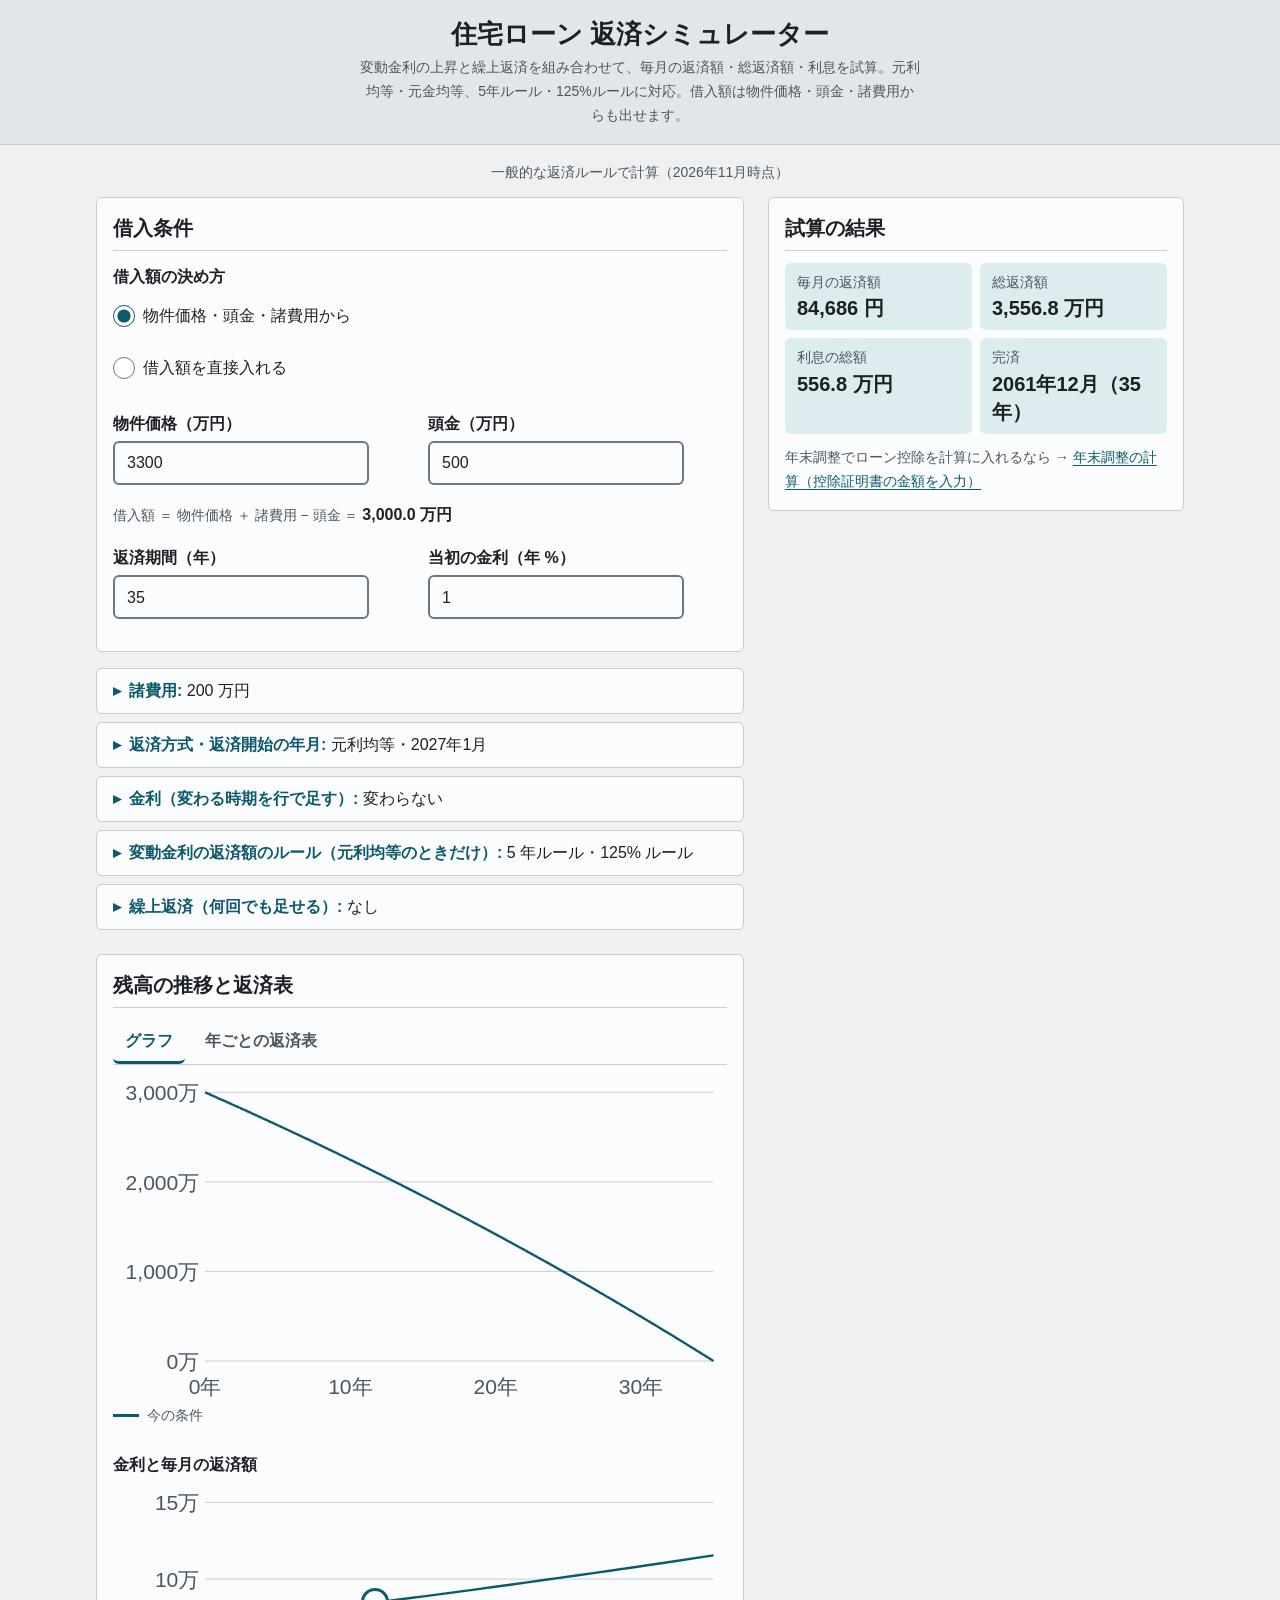
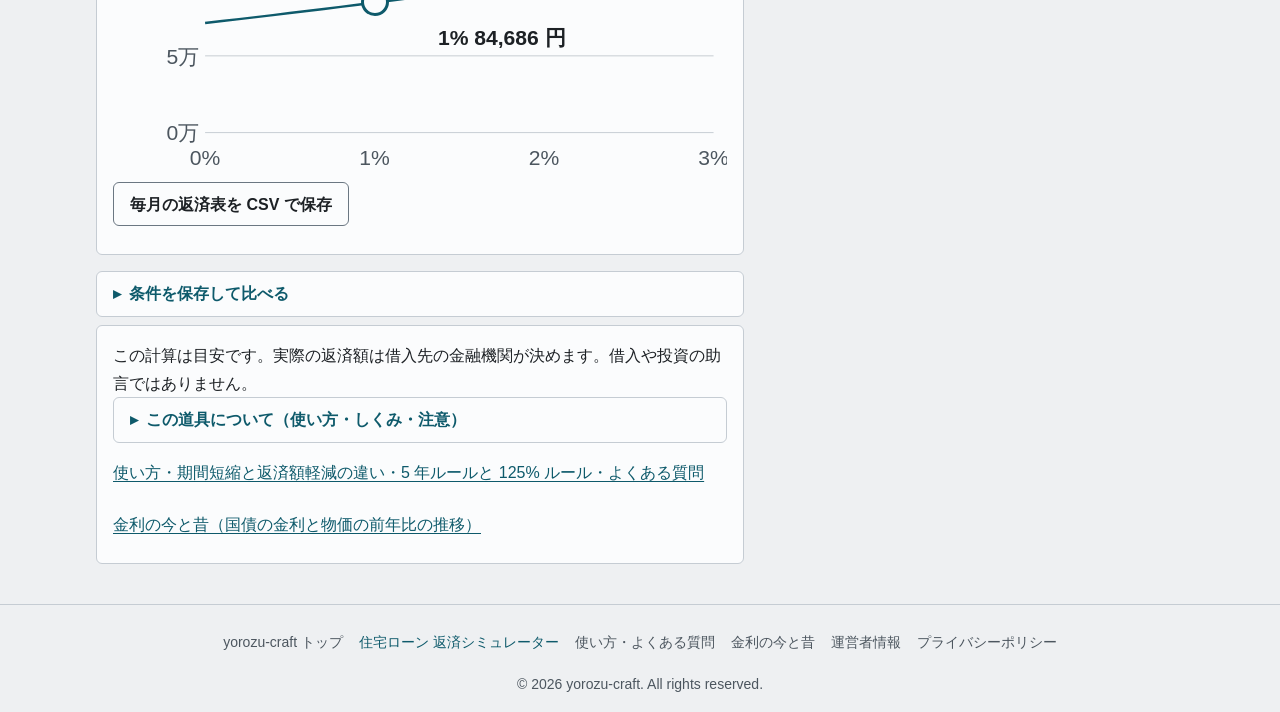
<file: index.html>
<!DOCTYPE html>
<html lang="ja">
<head>
  <meta charset="UTF-8">
  <meta name="viewport" content="width=device-width, initial-scale=1.0">
  <title>住宅ローン 返済シミュレーター｜yorozu-craft</title>
  <meta name="description" content="変動金利の上昇と繰上返済を組み合わせて、毎月の返済額・総返済額・利息を試算。元利均等・元金均等、5年ルール・125%ルールに対応。借入額は物件価格・頭金・諸費用からも出せます。">
  <meta name="robots" content="index, follow">
  <link rel="canonical" href="https://yorozu-craft.com/loan-sim/">

  <meta property="og:title" content="住宅ローン 返済シミュレーター｜yorozu-craft">
  <meta property="og:description" content="変動金利の上昇と繰上返済を組み合わせて、毎月の返済額・総返済額・利息を試算。元利均等・元金均等、5年ルール・125%ルールに対応。借入額は物件価格・頭金・諸費用からも出せます。">
  <meta property="og:type" content="website">
  <meta property="og:url" content="https://yorozu-craft.com/loan-sim/">
  <meta property="og:site_name" content="yorozu-craft">
  <meta property="og:locale" content="ja_JP">
  <meta property="og:image" content="https://yorozu-craft.com/loan-sim/og-image.png">
  <meta property="og:image:width" content="1200">
  <meta property="og:image:height" content="630">
  <meta name="twitter:card" content="summary_large_image">
  <meta name="theme-color" content="#eef0f2" media="(prefers-color-scheme: light)">
  <meta name="theme-color" content="#15191d" media="(prefers-color-scheme: dark)">

  <script type="application/ld+json">
  {
    "@context": "https://schema.org",
    "@type": "WebApplication",
    "name": "住宅ローン 返済シミュレーター",
    "description": "変動金利の上昇と繰上返済を組み合わせて、毎月の返済額・総返済額・利息を試算。元利均等・元金均等、5年ルール・125%ルールに対応。借入額は物件価格・頭金・諸費用からも出せます。",
    "url": "https://yorozu-craft.com/loan-sim/",
    "applicationCategory": "UtilitiesApplication",
    "operatingSystem": "All",
    "offers": { "@type": "Offer", "price": "0", "priceCurrency": "JPY" },
    "inLanguage": "ja"
  }
  </script>

  <!-- Google AdSense: サイト所有確認の meta だけ。AdSense 審査が通るまで本文の薄いページは広告 script を外す（2026-10-04）。通ったら本文を足してから戻す -->
  <meta name="google-adsense-account" content="ca-pub-5375267956079717">

  <link rel="icon" href="./favicon.svg" type="image/svg+xml">
  <link rel="manifest" href="/manifest.webmanifest">
  <link rel="apple-touch-icon" href="./apple-touch-icon.png">
  <link rel="stylesheet" href="./style.css">
</head>
<body>

  <header class="app-header">
    <h1>住宅ローン 返済シミュレーター</h1>
    <p class="subtitle">変動金利の上昇と繰上返済を組み合わせて、毎月の返済額・総返済額・利息を試算。元利均等・元金均等、5年ルール・125%ルールに対応。借入額は物件価格・頭金・諸費用からも出せます。</p>
  </header>

  <!-- 固定バー（SCREEN.md 1.1・D59）: 結果が出たあと、結果が画面の外にあるときだけ上端に出す。読み込み時は無い（CLS を出さない） -->
  <div class="fixed-bar fixbar-narrow" id="fixbar" role="status" hidden>
    <a href="#result-card" id="fixbar-link"><span id="fixbar-text"></span> ▸ 結果へ</a>
  </div>

  <main class="app-main layout-2col">

    <p class="badge" id="asof">一般的な返済ルールで計算（<span id="asof-date"></span>時点）</p>

    <!-- 1. 借入条件（必須の入力。SCREEN.md 1.1 の 2）。一部の人だけの入力は結果の後ろの「くわしく入れる」へ -->
    <fieldset class="card req" id="req">
      <legend>借入条件</legend>
      <fieldset class="field">
        <legend>借入額の決め方</legend>
        <label class="inline"><input type="radio" name="mode" value="purchase" checked> 物件価格・頭金・諸費用から</label>
        <label class="inline"><input type="radio" name="mode" value="direct"> 借入額を直接入れる</label>
      </fieldset>
      <div id="purchase-fields">
        <div class="grid2">
          <div class="field">
            <label for="price">物件価格（万円）</label>
            <input type="number" id="price" inputmode="decimal" min="0" step="10">
          </div>
          <div class="field">
            <label for="down">頭金（万円）</label>
            <input type="number" id="down" inputmode="decimal" min="0" step="10">
          </div>
        </div>
        <p class="calc-line">借入額 ＝ 物件価格 ＋ 諸費用 − 頭金 ＝ <strong id="loan-derived">—</strong></p>
      </div>
      <div class="field" id="direct-fields" hidden>
        <label for="loan">借入額（万円）</label>
        <input type="number" id="loan" inputmode="decimal" min="0" step="10">
      </div>
      <div class="grid2">
        <div class="field">
          <label for="years">返済期間（年）</label>
          <input type="number" id="years" inputmode="numeric" min="1" max="50" step="1">
        </div>
        <div class="field">
          <label for="rate0">当初の金利（年 %）</label>
          <input type="number" id="rate0" inputmode="decimal" min="0" max="20" step="0.01">
        </div>
      </div>
    </fieldset>

    <!-- 4. 結果 -->
    <section class="card result result-card" aria-labelledby="h-result" aria-live="polite" id="result-card" tabindex="-1">
      <h2 id="h-result">試算の結果</h2>
      <div id="errors" class="msg field-error" role="alert" hidden></div>
      <div id="warnings" class="msg notice" hidden></div>
      <div id="summary">
        <dl class="kpi" id="result-main">
          <div><dt>毎月の返済額</dt><dd id="k-monthly">—</dd></div>
          <div><dt>総返済額</dt><dd id="k-total">—</dd></div>
          <div><dt>利息の総額</dt><dd id="k-interest">—</dd></div>
          <div><dt>完済</dt><dd id="k-end">—</dd></div>
        </dl>
        <ul id="payment-changes" class="changes"></ul>
        <p class="small" id="to-nenmatsu">年末調整でローン控除を計算に入れるなら → <a href="../seido-keisan/nenmatsu/">年末調整の計算（控除証明書の金額を入力）</a></p>
      </div>
    </section>

    <!-- くわしく入れる（SCREEN.md 1.1 の 4）。summary に今の状態を出す。開いた状態は保存しない -->
    <div class="opts" id="opts">
      <details class="card opt" id="opt-costs">
        <summary>諸費用: <span class="opt-state" id="sum-costs"></span></summary>
        <div class="field">
          <label for="costs">諸費用</label>
          <div class="with-unit">
            <input type="number" id="costs" inputmode="decimal" min="0" step="0.1">
            <select id="costs-unit" aria-label="諸費用の単位">
              <option value="man">万円</option>
              <option value="pct">%（物件価格に対して）</option>
            </select>
          </div>
        </div>
      </details>

      <details class="card opt" id="opt-method">
        <summary>返済方式・返済開始の年月: <span class="opt-state" id="sum-method"></span></summary>
        <div class="grid2">
          <div class="field">
            <label for="method">返済方式</label>
            <p class="hint">元利均等は毎月の返済額が一定、元金均等は元金が一定</p>
            <select id="method">
              <option value="annuity">元利均等</option>
              <option value="principal">元金均等</option>
            </select>
          </div>
          <div class="field">
            <label for="start">返済開始の年月</label>
            <input type="month" id="start">
          </div>
        </div>
      </details>

      <details class="card opt" id="opt-rate">
        <summary>金利（変わる時期を行で足す）: <span class="opt-state" id="sum-rate">変わらない</span></summary>
        <div id="rate-rows" class="rows"></div>
        <div class="btn-row">
          <button type="button" class="btn" id="add-rate">＋ 金利が変わる時期を足す</button>
        </div>
        <p class="small">上昇シナリオを一発で入れる（足した行は置き換わります）：</p>
        <div class="btn-row" id="presets">
          <button type="button" class="btn" data-preset="yearly">毎年 +0.1%（10 年間）</button>
          <button type="button" class="btn" data-preset="y5">5 年後に +1%</button>
          <button type="button" class="btn" data-preset="y10">10 年後に +1%</button>
          <button type="button" class="btn" data-preset="clear">変わらない</button>
        </div>
      </details>

      <details class="card opt" id="opt-rules">
        <summary>変動金利の返済額のルール（元利均等のときだけ）: <span class="opt-state" id="sum-rules"></span></summary>
        <fieldset class="field rules" id="rules">
          <label class="inline"><input type="checkbox" id="rule5"> 5 年ルール（返済額の見直しは 5 年ごと）</label>
          <label class="inline"><input type="checkbox" id="rule125"> 125% ルール（見直し後は前回の 1.25 倍まで）</label>
          <p class="small">採用している金融機関と、していない金融機関があります。ご自身の契約を確かめてください（<a href="./guide.html#rules">ルールの説明</a>）。</p>
        </fieldset>
      </details>

      <details class="card opt" id="opt-pre">
        <summary>繰上返済（何回でも足せる）: <span class="opt-state" id="sum-pre">なし</span></summary>
        <div id="pre-rows" class="rows"></div>
        <div class="btn-row">
          <button type="button" class="btn" id="add-pre">＋ 繰上返済を足す</button>
        </div>
        <div class="field">
          <label for="fee">繰上返済 1 回あたりの手数料（円）</label>
          <input type="number" id="fee" inputmode="numeric" min="0" step="1000">
        </div>
      </details>
    </div>

    <!-- 5. 繰上返済の効果 -->
    <section class="card" aria-labelledby="h-effect" id="effect" hidden>
      <h2 id="h-effect">繰上返済の効果</h2>
      <div class="table-wrap" tabindex="0">
        <table class="tbl">
          <thead><tr><td></td><th scope="col">なし</th><th scope="col">あり</th><th scope="col">差</th></tr></thead>
          <tbody id="effect-body"></tbody>
        </table>
      </div>
    </section>

    <!-- 6. グラフ・返済表 -->
    <section class="card" aria-labelledby="h-detail">
      <h2 id="h-detail">残高の推移と返済表</h2>
      <div class="tabs" role="tablist" aria-label="表示の切り替え">
        <button type="button" role="tab" id="tab-chart" aria-controls="panel-chart" aria-selected="true">グラフ</button>
        <button type="button" role="tab" id="tab-table" aria-controls="panel-table" aria-selected="false" tabindex="-1">年ごとの返済表</button>
      </div>
      <div id="panel-chart" role="tabpanel" aria-labelledby="tab-chart">
        <div id="chart" class="chart"><div id="marks" class="marks"></div></div>
        <p class="legend"><span class="lg lg-a"></span>今の条件 <span class="lg lg-b" id="lg-b"></span><span id="lg-b-text">繰上返済なし</span></p>
        <!-- 当初の金利と毎月の返済額の線（Q-558）。印を左右に引く・← → で当初の金利の欄を変える。画面だけ（紙に出さない） -->
        <div id="rate-fig" class="rate-fig no-print" hidden>
          <h3 id="h-rate">金利と毎月の返済額</h3>
          <div id="rate-chart" class="chart"><button type="button" class="mark" id="rate-mark" aria-keyshortcuts="ArrowLeft ArrowRight Shift+ArrowLeft Shift+ArrowRight"><span class="mark-dot" aria-hidden="true"></span></button></div>
        </div>
      </div>
      <div id="panel-table" role="tabpanel" aria-labelledby="tab-table" hidden>
        <div class="table-wrap" tabindex="0">
          <table class="tbl num">
            <thead><tr><th scope="col">年</th><th scope="col">支払額</th><th scope="col">うち元金</th><th scope="col">うち利息</th><th scope="col">年末残高</th></tr></thead>
            <tbody id="year-body"></tbody>
          </table>
        </div>
        <p class="small">支払額・元金には繰上返済を含みます（円未満は四捨五入）。</p>
      </div>
      <div class="btn-row">
        <button type="button" class="btn" id="csv">毎月の返済表を CSV で保存</button>
      </div>
    </section>

    <!-- 7. シナリオ比較 -->
    <details class="card opt no-print" id="scn-box">
      <summary>条件を保存して比べる</summary>
      <div class="field">
        <label for="scn-name">今の条件に名前を付けて保存（最大 10 件・この端末のブラウザにだけ保存）</label>
        <div class="with-unit">
          <input type="text" id="scn-name" maxlength="30" placeholder="例：期間短縮で 5 年ごとに 100 万円">
          <button type="button" class="btn" id="scn-save">保存</button>
        </div>
      </div>
      <p id="scn-msg" class="small" aria-live="polite"></p>
      <ul id="scn-list" class="scn-list"></ul>
      <div class="table-wrap" id="compare-wrap" hidden>
        <table class="tbl num">
          <thead id="compare-head"></thead>
          <tbody id="compare-body"></tbody>
        </table>
      </div>
      <div class="btn-row">
        <button type="button" class="btn" id="share">今の条件を開くリンクをコピー</button>
        <button type="button" class="btn" id="backup-export">ファイルに書き出す</button>
        <button type="button" class="btn" id="backup-import">ファイルから読み込む</button>
        <button type="button" class="btn" data-reset-storage="loan-sim_">保存した内容をすべて消す（初期状態に戻す）</button>
        <input type="file" id="backup-file" accept=".json,application/json" hidden>
      </div>
      <p id="share-msg" class="small" aria-live="polite"></p>
    </details>

    <section class="card note">
      <p>この計算は目安です。実際の返済額は借入先の金融機関が決めます。借入や投資の助言ではありません。</p>
      <!-- about-tool: 道具の説明（使い方ページの要約。WRITING 1 章） -->
      <details class="about-tool card opt no-print" id="about-tool">
        <summary>この道具について（使い方・しくみ・注意）</summary>
        <h3>住宅ローン 返済シミュレーターでわかること</h3>
        <p>借入額・返済期間・金利から、毎月の返済額・総返済額・利息の総額・完済の年月を出します。金利が途中で変わる場合と繰上返済を何回でも足せて、条件を名前を付けて保存すると最大 10 件まで並べて比べられます。</p>
        <h3>使い方の要点</h3>
        <ul>
          <li>物件価格・頭金・諸費用から借入額を出すか、借入額を直接入れ、返済期間・返済方式・返済開始の年月を選びます。</li>
          <li>金利が変わる時期と繰上返済は「◯年目◯か月目」の行で足します。「毎年 +0.1%」などのボタンで上昇の筋書きも一度に入れられます。</li>
        </ul>
        <h3>しくみ</h3>
        <p>元利均等は毎月の返済額が一定、元金均等は毎月返す元金が一定です。繰上返済は、期間短縮型なら返済期間が、返済額軽減型なら毎月の返済額が減ります。同じ額なら期間短縮のほうが減る利息は大きくなります。</p>
        <h3>注意</h3>
        <p>計算は目安です。実際の返済額は金融機関の計算と端数の扱いで変わります。毎月の返済表は CSV で保存して表計算ソフトで開けます。</p>
      </details>
      <!-- /about-tool -->

      <p class="link-row"><a href="./guide.html">使い方・期間短縮と返済額軽減の違い・5 年ルールと 125% ルール・よくある質問</a></p>
      <p class="link-row"><a href="./kinri/">金利の今と昔（国債の金利と物価の前年比の推移）</a></p>
    </section>

  </main>

  <footer class="app-footer">
    <nav class="footer-nav" aria-label="フッターナビゲーション">
      <ul>
        <li><a href="../">yorozu-craft トップ</a></li>
        <li><a href="./" aria-current="page">住宅ローン 返済シミュレーター</a></li>
        <li><a href="./guide.html">使い方・よくある質問</a></li>
        <li><a href="./kinri/">金利の今と昔</a></li>
        <li><a href="../about.html">運営者情報</a></li>
        <li><a href="../privacy-policy.html">プライバシーポリシー</a></li>
      </ul>
    </nav>
    <p>&copy; 2026 yorozu-craft. All rights reserved.</p>
  </footer>

  <script src="./used.js"></script>
  <script src="./constants.js"></script>
  <script src="./calc.js"></script>
  <script src="./chart-geom.js"></script>
  <script src="./rate-line.js"></script>
  <script src="./screen-parts.js"></script>
  <script src="./reset-storage.js"></script>
  <script src="./main.js"></script>
  <!-- Cloudflare Web Analytics（Cookie を使わないアクセス解析） --><script type='module' src='https://static.cloudflareinsights.com/beacon.min.js' data-cf-beacon='{"token": "b79bf821e1fd4b6683866d493b1de426"}'></script><!-- End Cloudflare Web Analytics -->
</body>
</html>
</file>
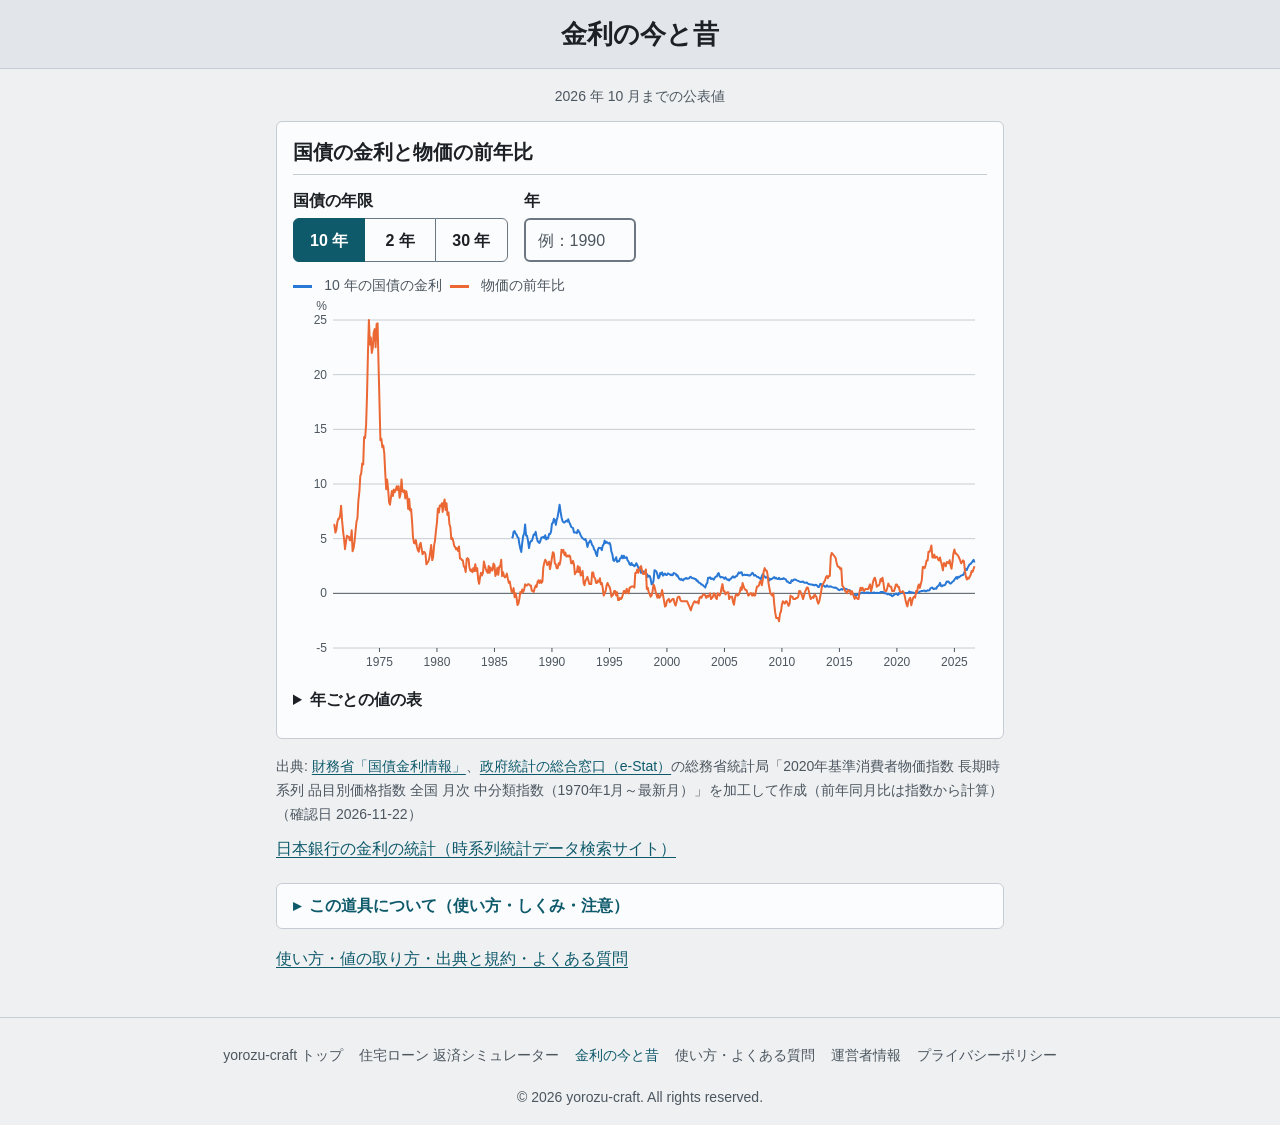
<file: kinri/index.html>
<!DOCTYPE html>
<html lang="ja">
<head>
  <meta charset="UTF-8">
  <meta name="viewport" content="width=device-width, initial-scale=1.0">
  <title>金利の今と昔 国債金利と物価の推移｜yorozu-craft</title>
  <meta name="description" content="財務省の国債金利（10年・2年・30年）と総務省統計局の消費者物価指数の前年比を1枚の図に重ねます。年を1つ入れると、その年の値といまの値と差が出ます。">
  <meta name="robots" content="index, follow">
  <link rel="canonical" href="https://yorozu-craft.com/loan-sim/kinri/">

  <meta property="og:title" content="金利の今と昔 国債金利と物価の推移｜yorozu-craft">
  <meta property="og:description" content="財務省の国債金利（10年・2年・30年）と総務省統計局の消費者物価指数の前年比を1枚の図に重ねます。年を1つ入れると、その年の値といまの値と差が出ます。">
  <meta property="og:type" content="website">
  <meta property="og:url" content="https://yorozu-craft.com/loan-sim/kinri/">
  <meta property="og:site_name" content="yorozu-craft">
  <meta property="og:locale" content="ja_JP">
  <meta name="theme-color" content="#eef0f2" media="(prefers-color-scheme: light)">
  <meta name="theme-color" content="#15191d" media="(prefers-color-scheme: dark)">

  <script type="application/ld+json">
  {
    "@context": "https://schema.org",
    "@type": "WebApplication",
    "name": "金利の今と昔",
    "description": "財務省の国債金利（10年・2年・30年）と総務省統計局の消費者物価指数の前年比を1枚の図に重ねます。年を1つ入れると、その年の値といまの値と差が出ます。",
    "url": "https://yorozu-craft.com/loan-sim/kinri/",
    "applicationCategory": "UtilitiesApplication",
    "operatingSystem": "All",
    "offers": { "@type": "Offer", "price": "0", "priceCurrency": "JPY" },
    "inLanguage": "ja"
  }
  </script>

  <!-- Google AdSense: サイト所有確認の meta だけ（住宅ローンの画面と同じ）。新しい道具の最初の公開は門 -->
  <meta name="google-adsense-account" content="ca-pub-5375267956079717">

  <link rel="icon" href="../favicon.svg" type="image/svg+xml">
  <link rel="manifest" href="/manifest.webmanifest">
  <link rel="apple-touch-icon" href="../apple-touch-icon.png">
  <link rel="stylesheet" href="../style.css">
  <style>
    /* 図の 2 本の線の色（dataviz の既定の 1・2 番。明るい側と暗い側を validate_palette.js で確かめた: 隣どうしの色覚の差 ΔE 24.7・26.8、面との比 3:1 以上） */
    .kinri { --k-s1: #2a78d6; --k-s2: #eb6834; }
    @media (prefers-color-scheme: dark) { :where(html:not([data-skin="base"])) .kinri { --k-s1: #3987e5; --k-s2: #d95926; } }
    .k-controls { display: flex; flex-wrap: wrap; align-items: flex-end; gap: var(--sp-3) var(--sp-4); margin-bottom: var(--sp-3); }
    .k-controls .field { margin-bottom: 0; }
    .k-tenors { display: flex; gap: 0; border: none; }
    .k-tenors legend { font-weight: 700; margin-bottom: var(--sp-1); }
    .k-tenor { min-height: var(--tap); min-width: 4.5rem; border-radius: 0; }
    .k-tenor:first-of-type { border-radius: var(--radius) 0 0 var(--radius); }
    .k-tenor:last-of-type { border-radius: 0 var(--radius) var(--radius) 0; }
    .k-tenor + .k-tenor { margin-left: -1px; }
    .k-tenor[aria-pressed="true"] { background: var(--accent); border-color: var(--accent); color: var(--on-accent); position: relative; }
    .k-controls input#year { width: 7rem; max-width: 7rem; }
    .kinri .chart { position: relative; touch-action: pan-y; min-height: 240px; }
    .kinri .chart svg { width: 100%; height: auto; }
    .k-axis { fill: var(--muted); font-size: 12px; }
    .k-zero { stroke: var(--muted); stroke-width: 1; }
    .k-tick { stroke: var(--muted); stroke-width: 1; }
    .k-line { fill: none; stroke-width: 2; stroke-linejoin: round; }
    .k-line.k-s1 { stroke: var(--k-s1); }
    .k-line.k-s2 { stroke: var(--k-s2); }
    .k-band { fill: var(--text); opacity: 0.08; }
    .k-dot { stroke: var(--card); stroke-width: 2; }
    .k-dot.k-s1 { fill: var(--k-s1); }
    .k-dot.k-s2 { fill: var(--k-s2); }
    .k-hair { stroke: var(--muted); stroke-width: 1; }
    .k-key { display: inline-block; width: 1.2rem; height: 0; border-top: 3px solid; vertical-align: middle; margin-right: var(--sp-1); }
    .k-key.k-s1 { border-color: var(--k-s1); }
    .k-key.k-s2 { border-color: var(--k-s2); }
    .k-tip { position: absolute; top: 0; pointer-events: none; background: var(--card); border: 1px solid var(--border); border-radius: var(--radius); padding: var(--sp-1) var(--sp-2); font-size: var(--fs-s); white-space: nowrap; }
    .k-tip-ym { color: var(--muted); }
    .k-from { font-weight: 700; margin: var(--sp-3) 0 var(--sp-1); }
    #result { margin-top: var(--sp-3); }
    .k-tbl { width: auto; min-width: 16rem; }
    .k-tbl td small { display: block; font-size: var(--fs-s); color: var(--muted); font-weight: 400; }
    .k-src { font-size: var(--fs-s); color: var(--muted); }
    .kinri .link-row { margin-bottom: var(--sp-3); }
    .kinri details:not(.card) .table-wrap { margin-top: var(--sp-3); }
  </style>
</head>
<body>

  <header class="app-header">
    <h1>金利の今と昔</h1>
  </header>

  <main class="app-main kinri">

    <p class="badge"><span id="asof"></span></p>

    <section class="card" aria-labelledby="h-fig">
      <h2 id="h-fig">国債の金利と物価の前年比</h2>
      <div class="k-controls">
        <fieldset class="k-tenors" id="tenors"><legend>国債の年限</legend></fieldset>
        <div class="field">
          <label for="year">年</label>
          <input type="number" id="year" inputmode="numeric" min="1000" step="1" placeholder="例：1990" autocomplete="off">
        </div>
      </div>
      <p class="legend"><span class="k-key k-s1"></span><span id="lg-rate">国債の金利</span><span class="k-key k-s2"></span>物価の前年比</p>
      <div id="chart" class="chart"><div id="tip" class="k-tip" hidden></div></div>
      <div id="result" aria-live="polite" hidden></div>
      <details class="opt no-print">
        <summary>年ごとの値の表</summary>
        <div class="table-wrap" tabindex="0">
          <table class="tbl num">
            <thead><tr><th scope="col">年</th><th scope="col" id="years-rate">国債の金利</th><th scope="col">物価の前年比</th></tr></thead>
            <tbody id="years-body"></tbody>
          </table>
        </div>
      </details>
    </section>

    <p class="k-src">出典: <a id="src-jgb"></a>、<a id="src-cpi"></a><span id="src-cpi-table"></span>を加工して作成<span id="src-note"></span>（確認日 <span id="fetched"></span>）</p>
    <p class="link-row"><a href="https://www.stat-search.boj.or.jp/">日本銀行の金利の統計（時系列統計データ検索サイト）</a></p>

    <!-- about-tool: 道具の説明（使い方ページの要約。WRITING 1 章） -->
    <details class="about-tool card opt no-print" id="about-tool">
      <summary>この道具について（使い方・しくみ・注意）</summary>
      <h3>金利の今と昔でわかること</h3>
      <p>財務省が公表している国債の金利と、総務省統計局の消費者物価指数の前年同月比を、月ごとの線で 1 枚の図に重ねます。年を入れると、その年の値と、いまの値と、その差が出ます。</p>
      <h3>使い方の要点</h3>
      <ul>
        <li>「国債の年限」のボタンで、図と表に出す国債の年限（10 年・2 年・30 年）を替えます。</li>
        <li>「年」の欄に西暦の年を入れると、図のその年に印が付き、図の下に値が出ます。</li>
      </ul>
      <h3>しくみ</h3>
      <p>国債の金利は、営業日ごとの値を月末の値に直したもので、その月で最後に値のある日の値です。その年の値は、その年で最後に値のある月の値で、いまの値は最後の月の値です。差は、いまの値からその年の値を引いた値で、単位はポイントです。物価の前年比は、指数の月の値から計算し、小数 1 桁で出します。年限ごとに値の始まる月が違い、値の無い年を入れた時は、値の始まる月だけを出します。</p>
      <h3>注意</h3>
      <p>出すのは公表された過去の値だけで、この先の金利や物価の見込みは出しません。日本銀行の政策金利や、預金・貸出の金利は、上のリンクの日本銀行のページで見られます。</p>
    </details>
    <!-- /about-tool -->

    <p class="link-row"><a href="./guide.html">使い方・値の取り方・出典と規約・よくある質問</a></p>

  </main>

  <footer class="app-footer">
    <nav class="footer-nav" aria-label="フッターナビゲーション">
      <ul>
        <li><a href="../../">yorozu-craft トップ</a></li>
        <li><a href="../">住宅ローン 返済シミュレーター</a></li>
        <li><a href="./" aria-current="page">金利の今と昔</a></li>
        <li><a href="./guide.html">使い方・よくある質問</a></li>
        <li><a href="../../about.html">運営者情報</a></li>
        <li><a href="../../privacy-policy.html">プライバシーポリシー</a></li>
      </ul>
    </nav>
    <p>&copy; 2026 yorozu-craft. All rights reserved.</p>
  </footer>

  <script src="../used.js"></script>
  <script src="./series.js"></script>
  <script src="./app.js"></script>
  <!-- Cloudflare Web Analytics（Cookie を使わないアクセス解析） --><script type='module' src='https://static.cloudflareinsights.com/beacon.min.js' data-cf-beacon='{"token": "b79bf821e1fd4b6683866d493b1de426"}'></script><!-- End Cloudflare Web Analytics -->
</body>
</html>
</file>
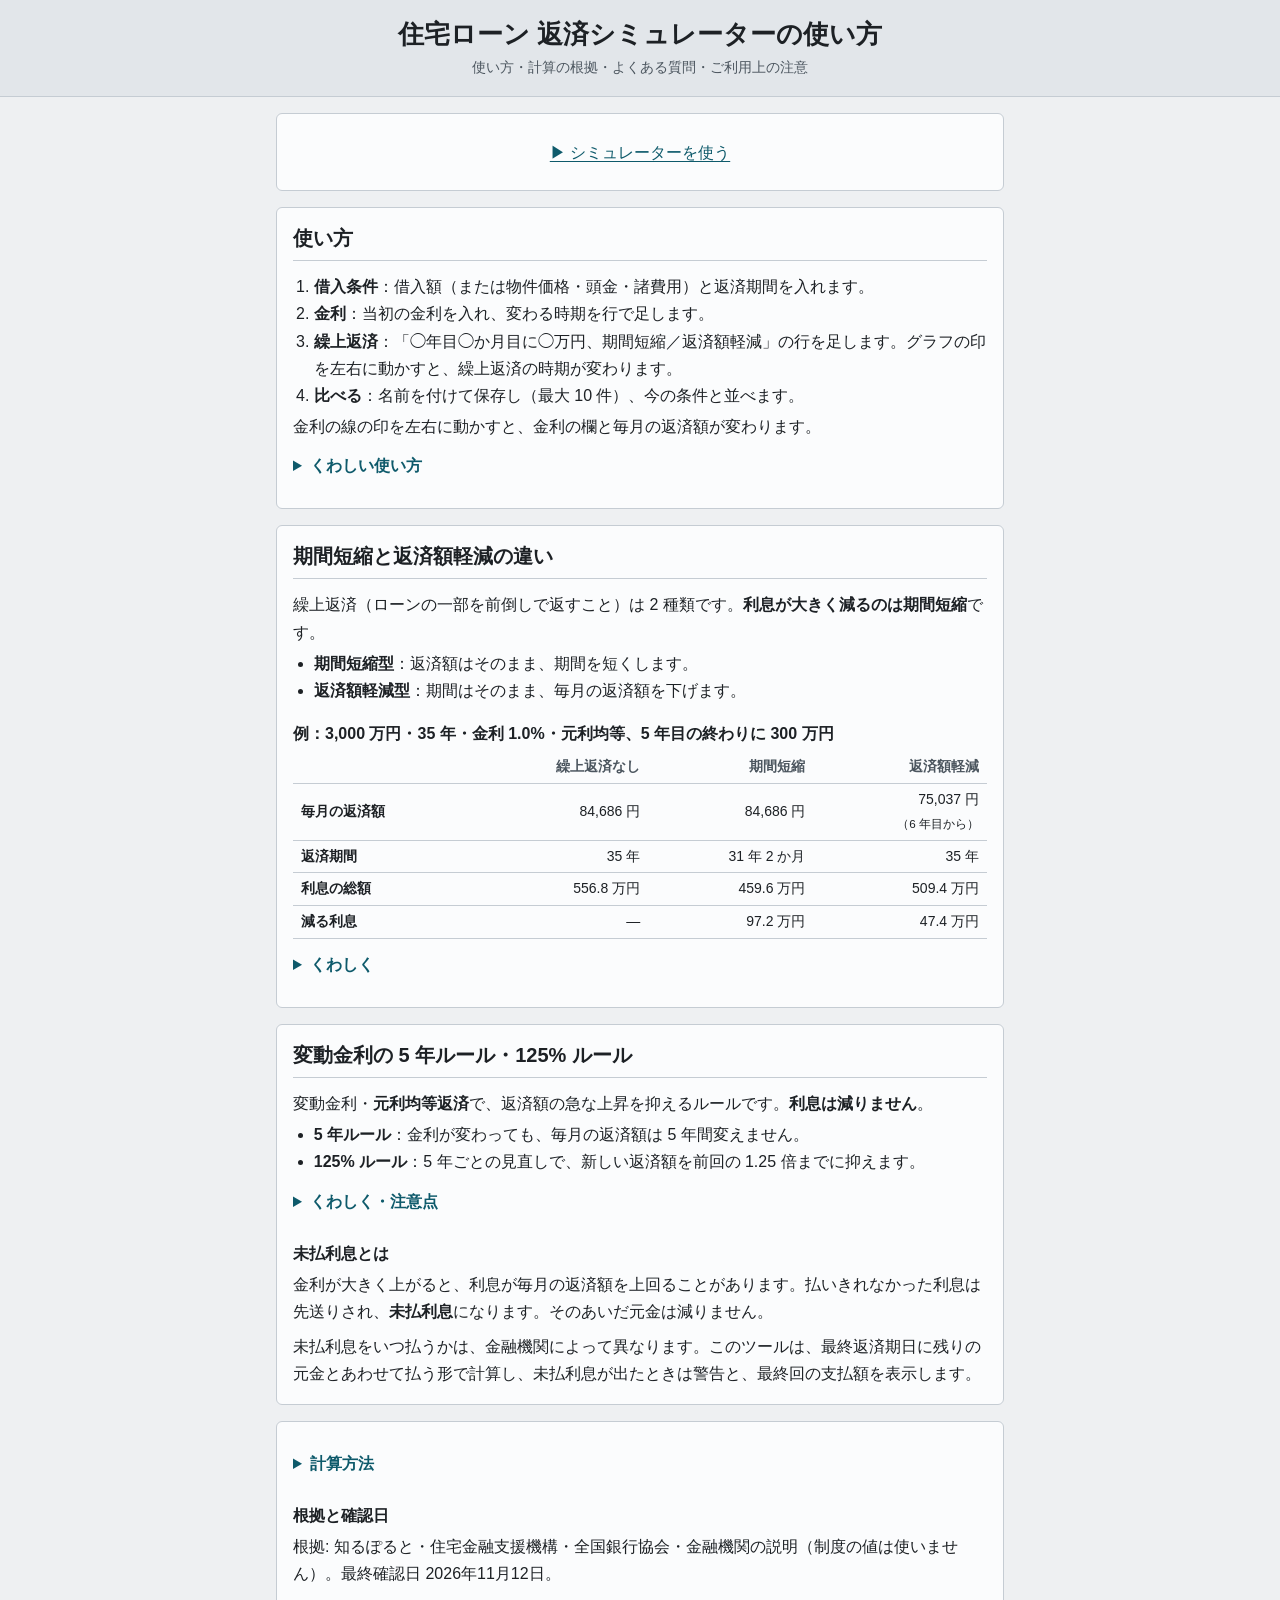
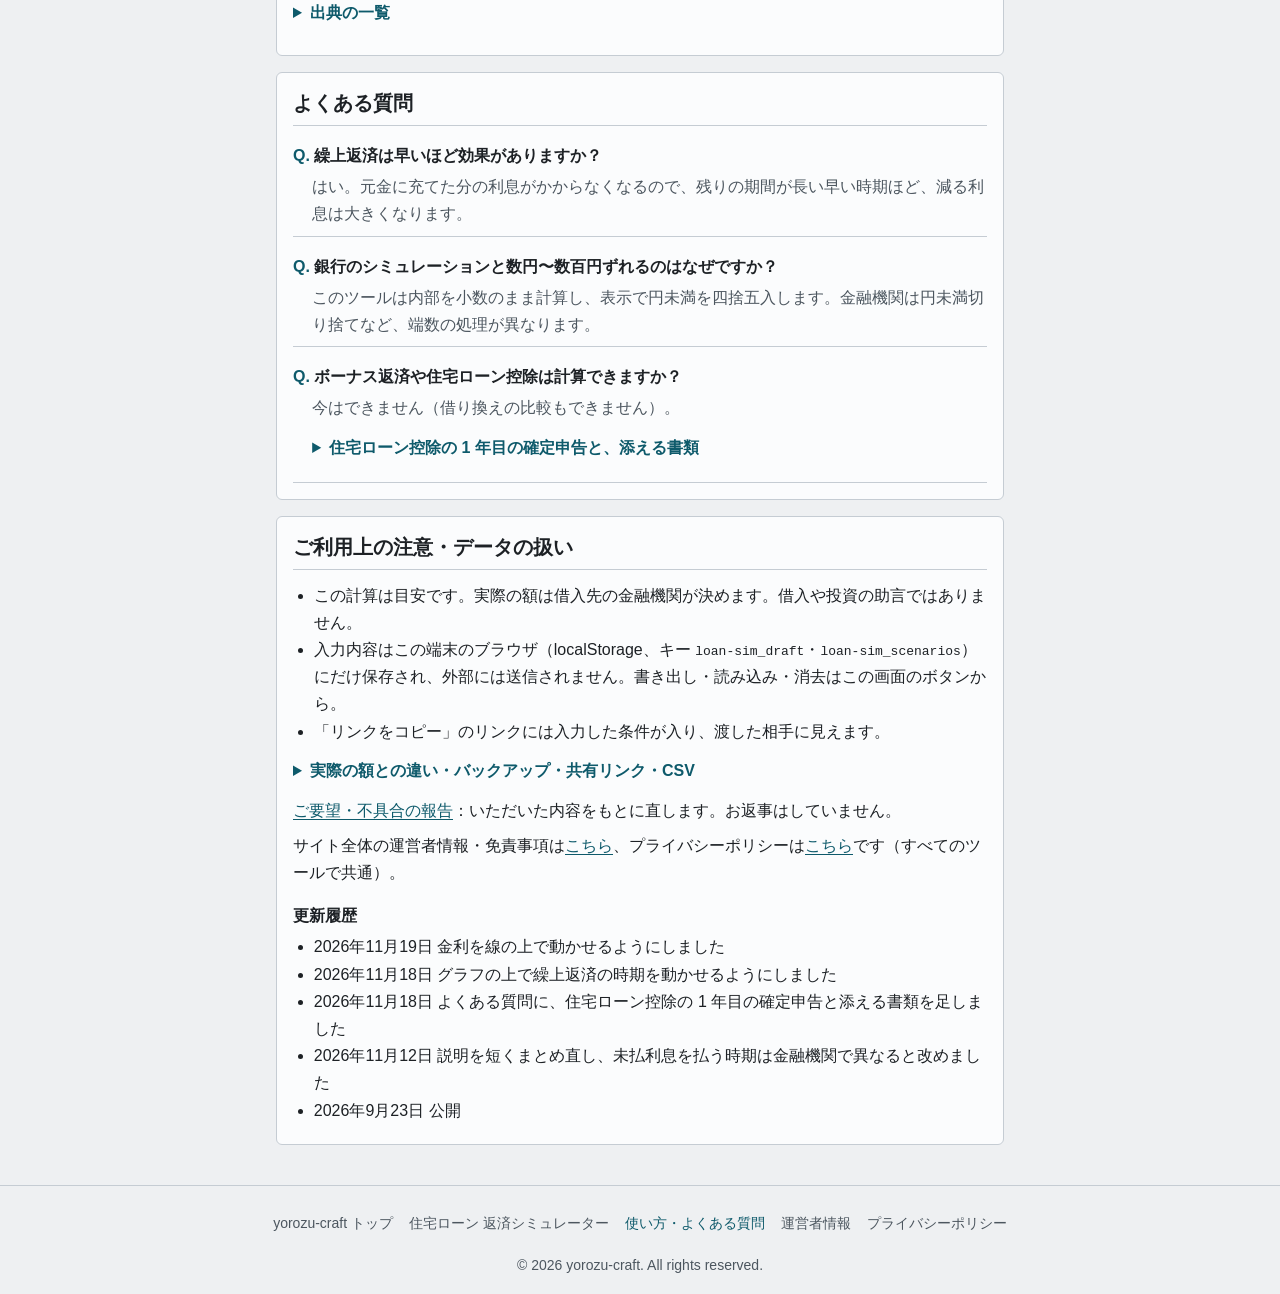
<file: guide.html>
<!DOCTYPE html>
<html lang="ja">
<head>
  <meta charset="UTF-8">
  <meta name="viewport" content="width=device-width, initial-scale=1.0">
  <title>繰上返済・5年ルール・125%ルールの解説と使い方｜住宅ローン 返済シミュレーター｜yorozu-craft</title>
  <meta name="description" content="住宅ローンの繰上返済（期間短縮と返済額軽減の違い）、変動金利の5年ルール・125%ルール、未払利息のしくみと、シミュレーターの使い方・計算方法・よくある質問。">
  <meta name="robots" content="index, follow">
  <link rel="canonical" href="https://yorozu-craft.com/loan-sim/guide.html">

  <meta property="og:title" content="繰上返済・5年ルール・125%ルールの解説と使い方｜住宅ローン 返済シミュレーター">
  <meta property="og:description" content="住宅ローンの繰上返済（期間短縮と返済額軽減の違い）、変動金利の5年ルール・125%ルール、未払利息のしくみと、シミュレーターの使い方・計算方法・よくある質問。">
  <meta property="og:type" content="article">
  <meta property="og:url" content="https://yorozu-craft.com/loan-sim/guide.html">
  <meta property="og:site_name" content="yorozu-craft">
  <meta property="og:locale" content="ja_JP">
  <meta property="og:image" content="https://yorozu-craft.com/loan-sim/og-image.png">
  <meta property="og:image:width" content="1200">
  <meta property="og:image:height" content="630">
  <meta name="twitter:card" content="summary_large_image">

  <!-- よくある質問（下の #faq と内容をそろえる） -->
  <script type="application/ld+json">
  {
    "@context": "https://schema.org",
    "@type": "FAQPage",
    "mainEntity": [
      {
        "@type": "Question",
        "name": "繰上返済は早いほど効果がありますか？",
        "acceptedAnswer": {
          "@type": "Answer",
          "text": "はい。元金に充てた分の利息がかからなくなるので、残りの期間が長い早い時期ほど、減る利息は大きくなります。"
        }
      },
      {
        "@type": "Question",
        "name": "銀行のシミュレーションと数円〜数百円ずれるのはなぜですか？",
        "acceptedAnswer": {
          "@type": "Answer",
          "text": "このツールは内部を小数のまま計算し、表示で円未満を四捨五入します。金融機関は円未満切り捨てなど、端数の処理が異なります。"
        }
      },
      {
        "@type": "Question",
        "name": "ボーナス返済や住宅ローン控除は計算できますか？",
        "acceptedAnswer": {
          "@type": "Answer",
          "text": "今はできません（借り換えの比較もできません）。"
        }
      }
    ]
  }
  </script>

  <!-- Google AdSense（サイト所有確認 + 広告配信スクリプト） -->
  <meta name="google-adsense-account" content="ca-pub-5375267956079717">
  <script async src="https://pagead2.googlesyndication.com/pagead/js/adsbygoogle.js?client=ca-pub-5375267956079717"
     crossorigin="anonymous"></script>

  <link rel="icon" href="./favicon.svg" type="image/svg+xml">
  <link rel="manifest" href="/manifest.webmanifest">
  <link rel="apple-touch-icon" href="./apple-touch-icon.png">
  <link rel="stylesheet" href="./style.css">
</head>
<body>

  <header class="app-header">
    <h1>住宅ローン 返済シミュレーターの使い方</h1>
    <p class="subtitle">使い方・計算の根拠・よくある質問・ご利用上の注意</p>
  </header>

  <main class="app-main">

    <p class="card" style="text-align:center"><a href="./">▶ シミュレーターを使う</a></p>

    <article class="card content" id="howto">
      <h2>使い方</h2>
      <ol>
        <li><strong>借入条件</strong>：借入額（または物件価格・頭金・諸費用）と返済期間を入れます。</li>
        <li><strong>金利</strong>：当初の金利を入れ、変わる時期を行で足します。</li>
        <li><strong>繰上返済</strong>：「◯年目◯か月目に◯万円、期間短縮／返済額軽減」の行を足します。グラフの印を左右に動かすと、繰上返済の時期が変わります。</li>
        <li><strong>比べる</strong>：名前を付けて保存し（最大 10 件）、今の条件と並べます。</li>
      </ol>
      <p>金利の線の印を左右に動かすと、金利の欄と毎月の返済額が変わります。</p>
      <details>
        <summary>くわしい使い方</summary>
        <ol>
          <li><strong>借入条件</strong>：物件価格・頭金・諸費用から借入額を出すか、借入額を直接入れます。返済期間・返済方式・返済開始の年月を選びます。</li>
          <li><strong>金利</strong>：当初の金利を入れ、上がる（下がる）時期を「◯年目◯か月目から◯%」の行で足します。「毎年 +0.1%」「5 年後に +1%」などのボタンで上昇シナリオを一度に入れることもできます。固定期間選択型で固定期間が終わった後の金利も、同じように行で表せます。</li>
          <li><strong>繰上返済</strong>：「◯年目◯か月目に◯万円、期間短縮／返済額軽減」の行を、何回でも足せます。手数料がかかる場合は 1 回あたりの金額を入れます。</li>
          <li><strong>結果</strong>：毎月の返済額・総返済額・利息の総額・完済の年月が、入力するたびに自動で計算されます。繰上返済を入れると「なし」との差が出ます。</li>
          <li><strong>比べる</strong>：名前を付けて保存し（最大 10 件）、チェックを入れた条件を今の条件と並べて比べられます。「リンクをコピー」で条件を人に送ることもできます。</li>
        </ol>
        <p>残高の推移はグラフで、年ごとの支払額・元金・利息・年末残高は「年ごとの返済表」で確かめられます。毎月の返済表は CSV で保存して、表計算ソフトで開けます。</p>
      </details>

    </article>

    <article class="card content" id="prepay">
      <h2>期間短縮と返済額軽減の違い</h2>
      <p>繰上返済（ローンの一部を前倒しで返すこと）は 2 種類です。<strong>利息が大きく減るのは期間短縮</strong>です。</p>
      <ul>
        <li><strong>期間短縮型</strong>：返済額はそのまま、期間を短くします。</li>
        <li><strong>返済額軽減型</strong>：期間はそのまま、毎月の返済額を下げます。</li>
      </ul>
      <h3>例：3,000 万円・35 年・金利 1.0%・元利均等、5 年目の終わりに 300 万円</h3>
      <div class="table-wrap" tabindex="0">
        <table class="tbl">
          <thead><tr><td></td><th scope="col">繰上返済なし</th><th scope="col">期間短縮</th><th scope="col">返済額軽減</th></tr></thead>
          <tbody>
            <tr><th scope="row">毎月の返済額</th><td>84,686 円</td><td>84,686 円</td><td>75,037 円<br><small>（6 年目から）</small></td></tr>
            <tr><th scope="row">返済期間</th><td>35 年</td><td>31 年 2 か月</td><td>35 年</td></tr>
            <tr><th scope="row">利息の総額</th><td>556.8 万円</td><td>459.6 万円</td><td>509.4 万円</td></tr>
            <tr><th scope="row">減る利息</th><td>—</td><td>97.2 万円</td><td>47.4 万円</td></tr>
          </tbody>
        </table>
      </div>
      <details>
        <summary>くわしく</summary>
        <p>どちらも繰上返済したお金は元金に充てられ、そのぶんの利息がかからなくなります。期間短縮型は完済も早くなります。返済額軽減型は完済の時期は変わりませんが、毎月の負担が軽くなります。子どもの教育費がかかる時期や、収入が減る見込みがあるときに向いています。</p>
        <p>上の例では、返済額軽減は毎月の返済額が約 9,600 円下がります。ご自身の条件で入力し、2 つを保存して比べてみてください（このツールでの計算。端数の処理で金融機関の計算とは少し異なることがあります）。</p>
      </details>
    </article>

    <article class="card content" id="rules">
      <h2>変動金利の 5 年ルール・125% ルール</h2>
      <p>変動金利・<strong>元利均等返済</strong>で、返済額の急な上昇を抑えるルールです。<strong>利息は減りません</strong>。</p>
      <ul>
        <li><strong>5 年ルール</strong>：金利が変わっても、毎月の返済額は 5 年間変えません。</li>
        <li><strong>125% ルール</strong>：5 年ごとの見直しで、新しい返済額を前回の 1.25 倍までに抑えます。</li>
      </ul>
      <details>
        <summary>くわしく・注意点</summary>
        <ul>
          <li>5 年ルールの間は、返済額のうち利息に回る分と元金に回る分の割合だけが変わります。金利が上がると元金の減りが遅くなります。</li>
          <li>125% ルールでは、金利が下がって返済額が減るときは、そのまま減ります。</li>
          <li>抑えられた分は、元金の返済が遅れる形で残ります。</li>
          <li>採用していない金融機関もあります。採用していない場合、金利の見直しのたびに返済額が変わります。ご自身の契約内容（金銭消費貸借契約書など）で確かめてください。</li>
          <li>元金均等返済では、金利の見直しのたびに返済額が変わるのが一般的です。このツールでも、元金均等を選ぶとルールの指定は使いません。</li>
          <li>このツールでは、返済開始から 5 年ごと（61 か月目・121 か月目…）に返済額を見直す計算にしています。実際の見直しの時期は金融機関ごとに異なります。</li>
        </ul>
      </details>

      <h3 id="unpaid">未払利息とは</h3>
      <p>金利が大きく上がると、利息が毎月の返済額を上回ることがあります。払いきれなかった利息は先送りされ、<strong>未払利息</strong>になります。そのあいだ元金は減りません。</p>
      <p>未払利息をいつ払うかは、金融機関によって異なります。このツールは、最終返済期日に残りの元金とあわせて払う形で計算し、未払利息が出たときは警告と、最終回の支払額を表示します。</p>
    </article>

    <article class="card content" id="calc">
      <details id="method">
        <summary>計算方法</summary>
      <ul>
        <li>計算は月単位で、月利は年利 ÷ 12 です。</li>
        <li><strong>元利均等</strong>：毎月の返済額（元金＋利息）が一定で、<code>借入残高 × 月利 × (1＋月利)^回数 ÷ ((1＋月利)^回数 − 1)</code>。金利 0% のときは借入残高 ÷ 回数です。</li>
        <li><strong>元金均等</strong>：毎月の元金が借入額 ÷ 回数で一定、利息はその月の残高 × 月利です（利息の総額は元利均等より少ない）。</li>
        <li>繰上返済は、その月の返済のあとに元金へ充てます。</li>
      </ul>
      <details>
        <summary>金利が変わったとき・繰上返済のあと・端数</summary>
        <ul>
          <li>金利が変わったとき：ルールを使わない場合は、その月の残高と残りの回数で返済額を計算し直します。5 年ルールを使う場合は 5 年ごとにだけ計算し直し、125% ルールを使う場合は前回の 1.25 倍までに抑えます。</li>
          <li>繰上返済のあと：期間短縮は返済額をそのままにして残りの回数を計算し直し（最後の回は端数）、返済額軽減は残りの回数をそのままにして返済額を計算し直します。</li>
          <li>端数：金融機関ごとの端数の処理（切り捨てなど）とは異なるため、数円〜数百円ずれることがあります。</li>
        </ul>
      </details>
      </details>

      <h3 id="basis">根拠と確認日</h3>
      <p>根拠: 知るぽると・住宅金融支援機構・全国銀行協会・金融機関の説明（制度の値は使いません）。最終確認日 <time datetime="" id="checked"></time>。</p>
      <details>
        <summary>出典の一覧</summary>
        <p>5 年ルール・125% ルール・未払利息の扱いは、次の説明に合わせています。</p>
        <ul id="sources"></ul>
        <p class="small">金融機関の商品や説明は変わることがあります。最終的な返済額や条件は、借入先の金融機関にご確認ください。</p>
      </details>
    </article>

    <article class="card content" id="faq">
      <h2>よくある質問</h2>
      <dl class="faq">
        <dt>繰上返済は早いほど効果がありますか？</dt>
        <dd>はい。元金に充てた分の利息がかからなくなるので、残りの期間が長い早い時期ほど、減る利息は大きくなります。</dd>
        <dt>銀行のシミュレーションと数円〜数百円ずれるのはなぜですか？</dt>
        <dd>このツールは内部を小数のまま計算し、表示で円未満を四捨五入します。金融機関は円未満切り捨てなど、端数の処理が異なります。</dd>
        <dt>ボーナス返済や住宅ローン控除は計算できますか？</dt>
        <dd>今はできません（借り換えの比較もできません）。
          <details>
            <summary>住宅ローン控除の 1 年目の確定申告と、添える書類</summary>
            <p>控除を受ける最初の年分は、確定申告書に書類を添えて税務署に出します。給与所得者は、2 年目以後の年分は年末調整で受けられます。</p>
            <p>住宅の新築等（No.1211-1）で確定申告書に添える、共通の書類：</p>
            <ul>
              <li>「住宅借入金等特別控除額の計算明細書」（連帯債務がある場合は「（付表）連帯債務がある場合の住宅借入金等の年末残高の計算明細書」も）</li>
              <li>金融機関等から交付された「住宅取得資金に係る借入金の年末残高等証明書」</li>
              <li>家屋の「登記事項証明書」などで床面積が50平方メートル以上（特例居住用家屋または特例認定住宅等の場合は、40平方メートル以上50平方メートル未満）であることを明らかにする書類</li>
              <li>家屋の「工事請負契約書」または家屋の「売買契約書」の写しなどで家屋の取得対価の額を明らかにする書類</li>
              <li>土地の購入に係る住宅借入金等について控除を受ける場合：土地の「登記事項証明書」などで敷地の取得年月日を明らかにする書類、土地の売買契約書の写しなど土地の取得対価の額を明らかにする書類</li>
              <li>国または地方公共団体等から補助金等の交付を受けた場合：市区町村からの補助金決定通知書などの補助金等の額を証する書類</li>
              <li>住宅取得等資金の贈与の特例を受けた場合：贈与税の申告書など住宅取得等資金の額を証する書類の写し</li>
            </ul>
            <p>認定長期優良住宅・認定低炭素住宅・ZEH水準省エネ住宅・省エネ基準適合住宅は、区分に応じた書類も添えます。敷地の購入に係る借入金や「調書方式」の金融機関から借りた場合も、書類が変わります。買取再販住宅・中古住宅・増改築等は、それぞれのページに書類があります。</p>
            <ul id="kojo-sources"></ul>
          </details>
        </dd>
      </dl>
    </article>

    <!-- README「ツールを追加するとき」8: ツール固有の注意・データの扱いはここに書く -->
    <article class="card content" id="notes">
      <h2>ご利用上の注意・データの扱い</h2>
      <ul>
        <li>この計算は目安です。実際の額は借入先の金融機関が決めます。借入や投資の助言ではありません。</li>
        <li>入力内容はこの端末のブラウザ（localStorage、キー <code>loan-sim_draft</code>・<code>loan-sim_scenarios</code>）にだけ保存され、外部には送信されません。書き出し・読み込み・消去はこの画面のボタンから。</li>
        <li>「リンクをコピー」のリンクには入力した条件が入り、渡した相手に見えます。</li>
      </ul>
      <details>
        <summary>実際の額との違い・バックアップ・共有リンク・CSV</summary>
        <ul>
          <li><strong>返済表の CSV</strong>：お使いの端末の中で作って保存します。</li>
          <li><strong>結果の扱い</strong>：金融機関の実際の返済額とは、端数の処理や金利を見直す時期などの違いで異なることがあります。金利を見直す月（年 2 回の基準日など）も金融機関ごとに違います。借入の判断は、金融機関の説明と契約内容に基づいて行ってください。</li>
          <li><strong>バックアップ</strong>：「ファイルに書き出す」で、入力中の条件と保存した条件を JSON ファイルにできます。ファイルはこの端末の中で作り、どこにも送信しません。機種変更のときやブラウザのデータを消す前に書き出しておき、新しい端末ではファイルを移して「ファイルから読み込む」で戻します（今の内容はファイルの内容に置き換わります）。</li>
          <li><strong>共有リンク</strong>：条件は URL の「#」以降に入っているため、リンクを開いても当サイトのサーバーには送信されません。</li>
          <li><strong>ご要望</strong>：ボーナス返済などのご要望は、下の「ご要望・不具合の報告」からお寄せください。</li>
        </ul>
      </details>
      <p><a href="/post/?from=/loan-sim/guide.html">ご要望・不具合の報告</a>：いただいた内容をもとに直します。お返事はしていません。</p>
      <p>サイト全体の運営者情報・免責事項は<a href="../about.html">こちら</a>、プライバシーポリシーは<a href="../privacy-policy.html">こちら</a>です（すべてのツールで共通）。</p>

      <h3 id="changelog">更新履歴</h3>
      <ul>
        <li><time datetime="2026-11-19">2026年11月19日</time> 金利を線の上で動かせるようにしました</li>
        <li><time datetime="2026-11-18">2026年11月18日</time> グラフの上で繰上返済の時期を動かせるようにしました</li>
        <li><time datetime="2026-11-18">2026年11月18日</time> よくある質問に、住宅ローン控除の 1 年目の確定申告と添える書類を足しました</li>
        <li><time datetime="2026-11-12">2026年11月12日</time> 説明を短くまとめ直し、未払利息を払う時期は金融機関で異なると改めました</li>
        <li><time datetime="2026-09-23">2026年9月23日</time> 公開</li>
      </ul>
    </article>

  </main>

  <footer class="app-footer">
    <nav class="footer-nav" aria-label="フッターナビゲーション">
      <ul>
        <li><a href="../">yorozu-craft トップ</a></li>
        <li><a href="./">住宅ローン 返済シミュレーター</a></li>
        <li><a href="./guide.html" aria-current="page">使い方・よくある質問</a></li>
        <li><a href="../about.html">運営者情報</a></li>
        <li><a href="../privacy-policy.html">プライバシーポリシー</a></li>
      </ul>
    </nav>
    <p>&copy; 2026 yorozu-craft. All rights reserved.</p>
  </footer>

  <script src="./constants.js"></script>
  <script>
    // 根拠の一覧と確認日は constants.js（画面と同じもの）から出す
    (function () {
      var K = window.Constants, ul = document.getElementById('sources');
      K.SOURCES.forEach(function (x) {
        var li = document.createElement('li'), a = document.createElement('a');
        a.href = x.url; a.rel = 'noopener'; a.target = '_blank'; a.textContent = x.publisher + '「' + x.label + '」';
        li.appendChild(a); li.appendChild(document.createTextNode('：' + x.note));
        ul.appendChild(li);
      });
      var kd = K.KOJO.CHECKED.split('-'), ku = document.getElementById('kojo-sources');
      K.KOJO.SOURCES.forEach(function (x) {
        var li = document.createElement('li'), a = document.createElement('a');
        a.href = x.url; a.rel = 'noopener'; a.target = '_blank'; a.textContent = x.publisher + '「' + x.label + '」';
        li.appendChild(a); ku.appendChild(li);
      });
      var kl = document.createElement('li');
      kl.appendChild(document.createTextNode('確認日 ' + kd[0] + '年' + (+kd[1]) + '月' + (+kd[2]) + '日'));
      ku.appendChild(kl);
      var d = K.CHECKED.split('-'), t = document.getElementById('checked');
      t.dateTime = K.CHECKED; t.textContent = d[0] + '年' + (+d[1]) + '月' + (+d[2]) + '日';
    })();
  </script>
  <!-- Cloudflare Web Analytics（Cookie を使わないアクセス解析） --><script type='module' src='https://static.cloudflareinsights.com/beacon.min.js' data-cf-beacon='{"token": "b79bf821e1fd4b6683866d493b1de426"}'></script><!-- End Cloudflare Web Analytics -->
</body>
</html>
</file>
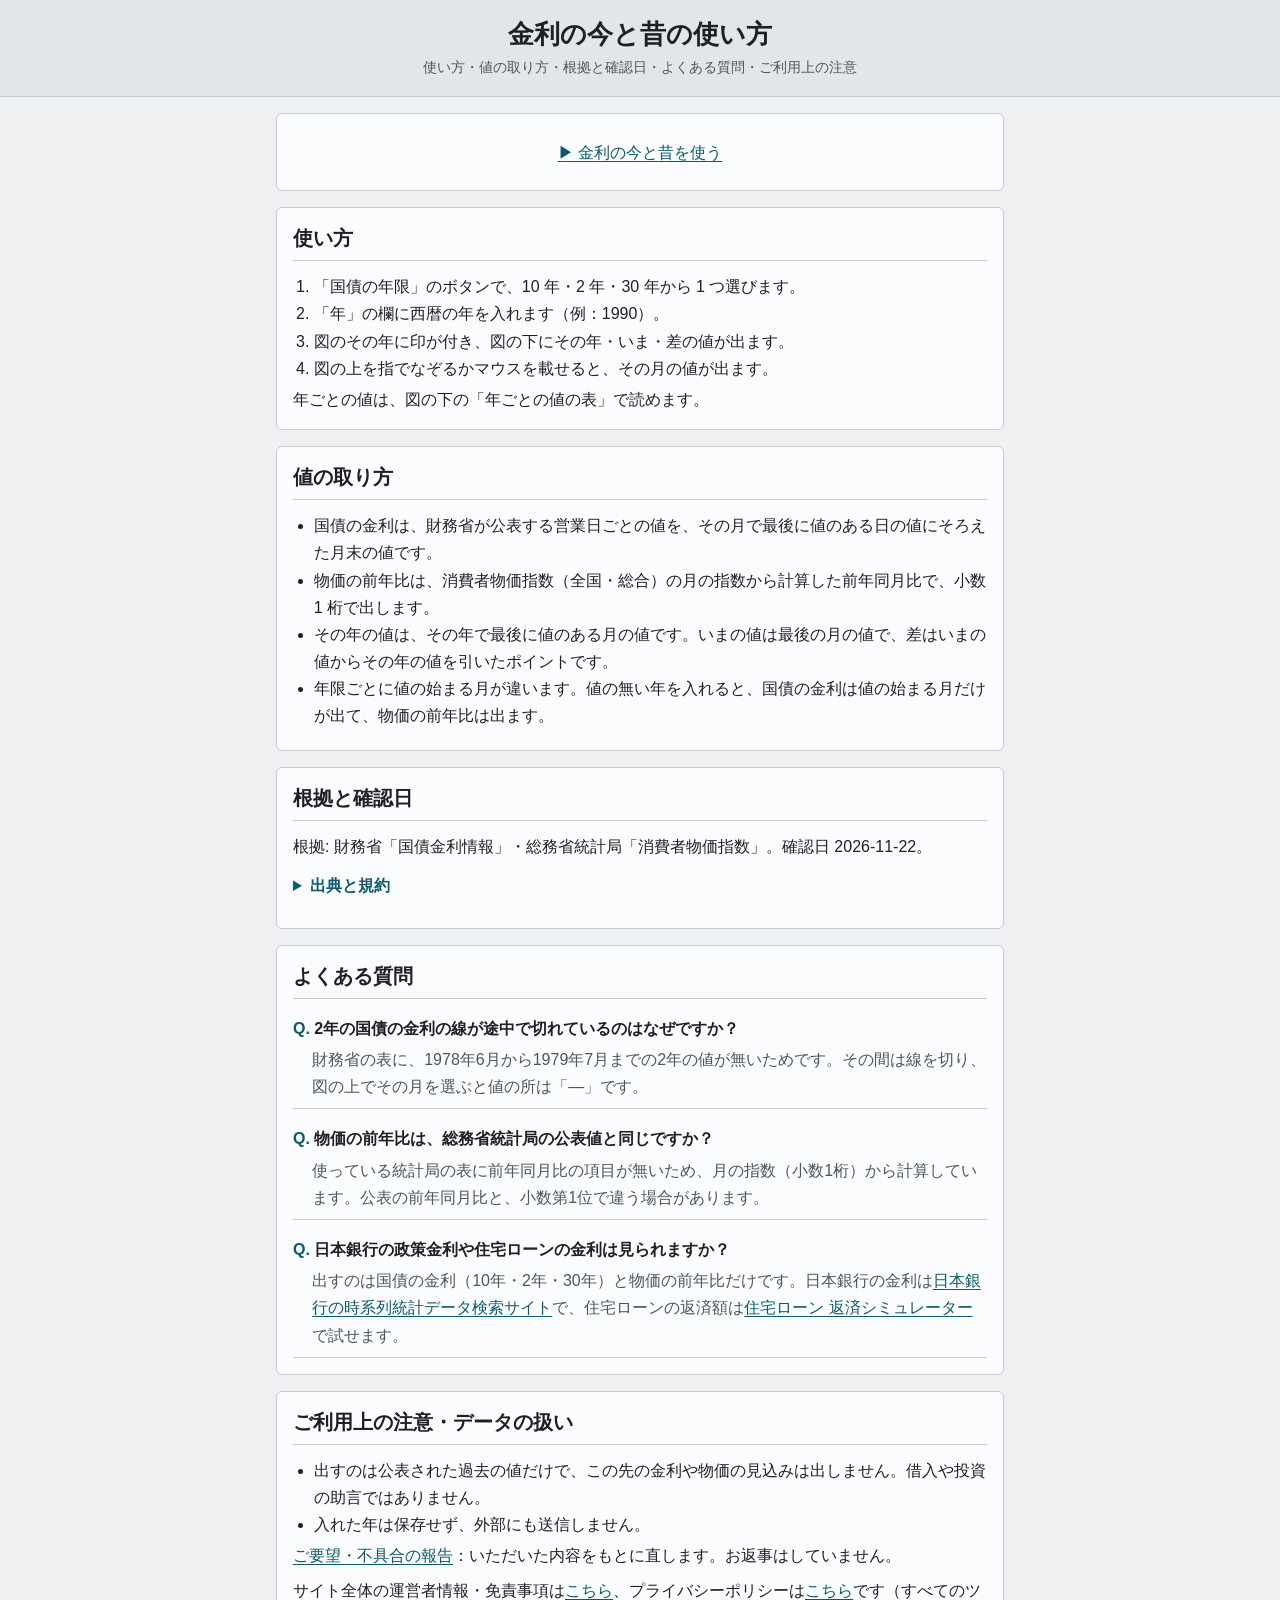
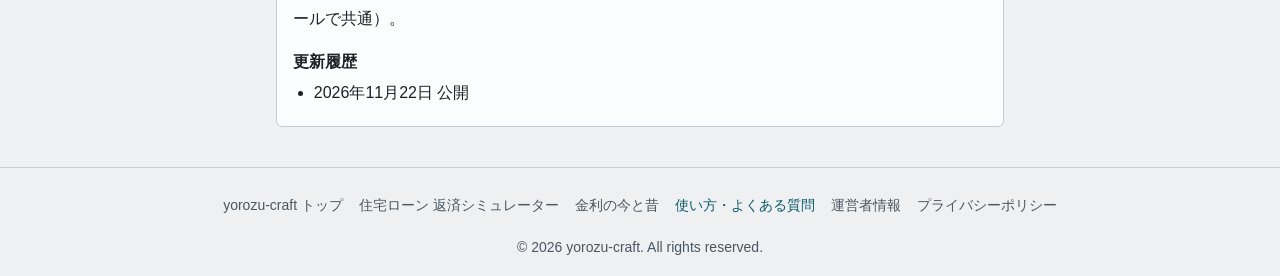
<file: kinri/guide.html>
<!DOCTYPE html>
<html lang="ja">
<head>
  <meta charset="UTF-8">
  <meta name="viewport" content="width=device-width, initial-scale=1.0">
  <title>金利の今と昔の使い方（国債金利と物価の前年比の出典）｜yorozu-craft</title>
  <meta name="description" content="国債金利（10年・2年・30年）と消費者物価指数の前年比を1枚の図に重ねる画面の使い方。月末の値の取り方、前年比の計算、年限ごとの値の始まり、財務省と総務省統計局の出典と規約、確認日。">
  <meta name="robots" content="index, follow">
  <link rel="canonical" href="https://yorozu-craft.com/loan-sim/kinri/guide.html">

  <meta property="og:title" content="金利の今と昔の使い方（国債金利と物価の前年比の出典）｜yorozu-craft">
  <meta property="og:description" content="国債金利（10年・2年・30年）と消費者物価指数の前年比を1枚の図に重ねる画面の使い方。月末の値の取り方、前年比の計算、年限ごとの値の始まり、財務省と総務省統計局の出典と規約、確認日。">
  <meta property="og:type" content="article">
  <meta property="og:url" content="https://yorozu-craft.com/loan-sim/kinri/guide.html">
  <meta property="og:site_name" content="yorozu-craft">
  <meta property="og:locale" content="ja_JP">
  <meta property="og:image" content="https://yorozu-craft.com/loan-sim/og-image.png">
  <meta property="og:image:width" content="1200">
  <meta property="og:image:height" content="630">
  <meta name="twitter:card" content="summary_large_image">

  <!-- よくある質問（下の #faq と内容をそろえる） -->
  <script type="application/ld+json">
  {
    "@context": "https://schema.org",
    "@type": "FAQPage",
    "mainEntity": [
      {
        "@type": "Question",
        "name": "2年の国債の金利の線が途中で切れているのはなぜですか？",
        "acceptedAnswer": {
          "@type": "Answer",
          "text": "財務省の表に、1978年6月から1979年7月までの2年の値が無いためです。その間は線を切り、図の上でその月を選ぶと値の所は「—」です。"
        }
      },
      {
        "@type": "Question",
        "name": "物価の前年比は、総務省統計局の公表値と同じですか？",
        "acceptedAnswer": {
          "@type": "Answer",
          "text": "使っている統計局の表に前年同月比の項目が無いため、月の指数（小数1桁）から計算しています。公表の前年同月比と、小数第1位で違う場合があります。"
        }
      },
      {
        "@type": "Question",
        "name": "日本銀行の政策金利や住宅ローンの金利は見られますか？",
        "acceptedAnswer": {
          "@type": "Answer",
          "text": "出すのは国債の金利（10年・2年・30年）と物価の前年比だけです。日本銀行の金利は日本銀行の時系列統計データ検索サイトで、住宅ローンの返済額は住宅ローン 返済シミュレーターで試せます。"
        }
      }
    ]
  }
  </script>

  <!-- Google AdSense（サイト所有確認 + 広告配信スクリプト） -->
  <meta name="google-adsense-account" content="ca-pub-5375267956079717">
  <script async src="https://pagead2.googlesyndication.com/pagead/js/adsbygoogle.js?client=ca-pub-5375267956079717"
     crossorigin="anonymous"></script>

  <link rel="icon" href="../favicon.svg" type="image/svg+xml">
  <link rel="manifest" href="/manifest.webmanifest">
  <link rel="apple-touch-icon" href="../apple-touch-icon.png">
  <link rel="stylesheet" href="../style.css">
</head>
<body>

  <header class="app-header">
    <h1>金利の今と昔の使い方</h1>
    <p class="subtitle">使い方・値の取り方・根拠と確認日・よくある質問・ご利用上の注意</p>
  </header>

  <main class="app-main">

    <p class="card" style="text-align:center"><a href="./">▶ 金利の今と昔を使う</a></p>

    <article class="card content" id="howto">
      <h2>使い方</h2>
      <ol>
        <li>「国債の年限」のボタンで、10 年・2 年・30 年から 1 つ選びます。</li>
        <li>「年」の欄に西暦の年を入れます（例：1990）。</li>
        <li>図のその年に印が付き、図の下にその年・いま・差の値が出ます。</li>
        <li>図の上を指でなぞるかマウスを載せると、その月の値が出ます。</li>
      </ol>
      <p>年ごとの値は、図の下の「年ごとの値の表」で読めます。</p>
    </article>

    <article class="card content" id="premise">
      <h2>値の取り方</h2>
      <ul>
        <li>国債の金利は、財務省が公表する営業日ごとの値を、その月で最後に値のある日の値にそろえた月末の値です。</li>
        <li>物価の前年比は、消費者物価指数（全国・総合）の月の指数から計算した前年同月比で、小数 1 桁で出します。</li>
        <li>その年の値は、その年で最後に値のある月の値です。いまの値は最後の月の値で、差はいまの値からその年の値を引いたポイントです。</li>
        <li>年限ごとに値の始まる月が違います。値の無い年を入れると、国債の金利は値の始まる月だけが出て、物価の前年比は出ます。</li>
      </ul>
    </article>

    <article class="card content" id="basis">
      <h2>根拠と確認日</h2>
      <p>根拠: 財務省「国債金利情報」・総務省統計局「消費者物価指数」。確認日 <time datetime="" id="fetched"></time>。</p>
      <details>
        <summary>出典と規約</summary>
        <ul id="sources" style="overflow-wrap:anywhere"></ul>
      </details>
    </article>

    <article class="card content" id="faq">
      <h2>よくある質問</h2>
      <dl class="faq">
        <dt>2年の国債の金利の線が途中で切れているのはなぜですか？</dt>
        <dd>財務省の表に、1978年6月から1979年7月までの2年の値が無いためです。その間は線を切り、図の上でその月を選ぶと値の所は「—」です。</dd>
        <dt>物価の前年比は、総務省統計局の公表値と同じですか？</dt>
        <dd>使っている統計局の表に前年同月比の項目が無いため、月の指数（小数1桁）から計算しています。公表の前年同月比と、小数第1位で違う場合があります。</dd>
        <dt>日本銀行の政策金利や住宅ローンの金利は見られますか？</dt>
        <dd>出すのは国債の金利（10年・2年・30年）と物価の前年比だけです。日本銀行の金利は<a href="https://www.stat-search.boj.or.jp/">日本銀行の時系列統計データ検索サイト</a>で、住宅ローンの返済額は<a href="../">住宅ローン 返済シミュレーター</a>で試せます。</dd>
      </dl>
    </article>

    <!-- README「ツールを追加するとき」8: ツール固有の注意・データの扱いはここに書く -->
    <article class="card content" id="notes">
      <h2>ご利用上の注意・データの扱い</h2>
      <ul>
        <li>出すのは公表された過去の値だけで、この先の金利や物価の見込みは出しません。借入や投資の助言ではありません。</li>
        <li>入れた年は保存せず、外部にも送信しません。</li>
      </ul>
      <p><a href="/post/?from=/loan-sim/kinri/guide.html">ご要望・不具合の報告</a>：いただいた内容をもとに直します。お返事はしていません。</p>
      <p>サイト全体の運営者情報・免責事項は<a href="../../about.html">こちら</a>、プライバシーポリシーは<a href="../../privacy-policy.html">こちら</a>です（すべてのツールで共通）。</p>

      <h3 id="changelog">更新履歴</h3>
      <ul>
        <li><time datetime="2026-11-22">2026年11月22日</time> 公開</li>
      </ul>
    </article>

  </main>

  <footer class="app-footer">
    <nav class="footer-nav" aria-label="フッターナビゲーション">
      <ul>
        <li><a href="../../">yorozu-craft トップ</a></li>
        <li><a href="../">住宅ローン 返済シミュレーター</a></li>
        <li><a href="./">金利の今と昔</a></li>
        <li><a href="./guide.html" aria-current="page">使い方・よくある質問</a></li>
        <li><a href="../../about.html">運営者情報</a></li>
        <li><a href="../../privacy-policy.html">プライバシーポリシー</a></li>
      </ul>
    </nav>
    <p>&copy; 2026 yorozu-craft. All rights reserved.</p>
  </footer>

  <script>
    // 出典・規約・確認日は、画面と同じ写し（data/*.json の credit・license・terms・fetched）から出す（字を HTML に持たない）
    (function () {
      Promise.all([fetch('./data/jgb.json'), fetch('./data/cpi.json')]).then(function (rs) {
        return Promise.all(rs.map(function (r) { if (!r.ok) throw new Error(r.status); return r.json(); }));
      }).then(function (d) {
        var ul = document.getElementById('sources');
        d.forEach(function (x) {
          var li = document.createElement('li');
          li.appendChild(document.createTextNode(x.credit + '。規約: '));
          if (x.source.terms) {
            var a = document.createElement('a');
            a.href = x.source.terms; a.rel = 'noopener'; a.target = '_blank'; a.textContent = x.source.license;
            li.appendChild(a);
          } else li.appendChild(document.createTextNode(x.source.license));
          ul.appendChild(li);
        });
        var f = d[0].fetched === d[1].fetched ? d[0].fetched : d[0].fetched + '・' + d[1].fetched;
        var t = document.getElementById('fetched');
        t.dateTime = d[0].fetched; t.textContent = f;
      }).catch(function () {});
    })();
  </script>
  <!-- Cloudflare Web Analytics（Cookie を使わないアクセス解析） --><script type='module' src='https://static.cloudflareinsights.com/beacon.min.js' data-cf-beacon='{"token": "b79bf821e1fd4b6683866d493b1de426"}'></script><!-- End Cloudflare Web Analytics -->
</body>
</html>
</file>
<file: style.css>
/* 住宅ローン 返済シミュレーター — yorozu-common v2 の皮に載せる。色・字・角・線はトークン（--bg / --card / --text / --muted / --accent / --border / --radius / --sp-* / --fs-*）だけ。
   暗い表示は端末の設定に自動で合わせる（トークンの差し替えは皮が持つ） */
/* yorozu-common:begin v2 — サイト共通の土台と皮。正本は youheioonuki.github.io の tools/common/v2/base.css と skin.css（yorozu-plans DESIGN.md）。
   この begin〜end の間は手で直さない（tools/sync-common.mjs で全ツールに配る。ツール固有の上書きは end の後に書く） */
/* yorozu-common v2 土台の層（yorozu-plans ROADMAP 7.98 D369、DESIGN.md）。すべてのページ（見せる・遊ぶ・世界を持つページも）に当てる。
   見た目（色・字・面）は持たない: リセット、押せる高さ、フォーカスの輪、入力の字の大きさ、読み上げの隠し字、動きを減らす設定、印刷で広告を出さない。
   色の値は各ページか共通の皮（skin.css）が --focus-ring・--focus・--muted・--error を決める。無ければ下の既定
   出どころ（v1 から引き継ぎ。2026-10-03 確認、yorozu-plans 企画書 59）: デジタル庁デザインシステム https://design.digital.go.jp/dads/ のコンテンツを加工して作成
   （フォーカスの輪・字の大きさの下限・入力欄のエラー表示。値は @digital-go-jp/design-tokens 2.0.1、MIT, (c) 2023 デジタル庁）。
   GOV.UK Frontend 6.5.1（MIT, (c) Crown copyright）の考え方: visually-hidden、エラーの文の前に読み上げ用の語 */
:root { --tap: 44px; --sp-1: 0.25rem; --sp-2: 0.5rem; --sp-3: 0.75rem; --sp-4: 1rem; --sp-6: 1.5rem; --sp-8: 2rem; --fs-s: 0.875rem; --fs-m: 1rem; --fs-l: 1.25rem; --fs-xl: 1.625rem; }
*, *::before, *::after { box-sizing: border-box; margin: 0; padding: 0; }
[hidden] { display: none !important; }
html { -webkit-text-size-adjust: 100%; text-size-adjust: 100%; }
:where(a, button, input, select, textarea, summary, [tabindex]):focus-visible {
  outline: 4px solid var(--focus-ring, #000); outline-offset: 2px; box-shadow: 0 0 0 2px var(--focus, #ffd43d);
}
@media (forced-colors: active) { :where(a, button, input, select, textarea, summary):focus-visible { outline-color: Highlight; } }
:where(input, select, textarea, button) { font: inherit; color: inherit; }
:where(input:not([type="checkbox"]):not([type="radio"]):not([type="range"]), select, textarea) { font-size: max(1rem, 16px); }
:where(button, summary, [role="button"]) { min-height: var(--tap); }
/* 1 つだけで置くリンク（nav の並び、使い方から道具へ戻るカード、言語の切り替え、パンくず）も押せる高さに。文中のリンクは対象外（WCAG 2.5.8。K192 の全巡回） */
:where(nav li > a, p.card > a:only-child, .lang-switch a, .crumb a) { display: inline-flex; align-items: center; justify-content: center; min-height: var(--tap); min-width: var(--tap); }
[aria-invalid="true"] { border-color: var(--error, #ce0000) !important; }
.field-error { color: var(--error, #ce0000); font-weight: 700; margin-top: var(--sp-1); }
.visually-hidden {
  position: absolute !important; width: 1px !important; height: 1px !important; margin: 0 !important; padding: 0 !important;
  overflow: hidden !important; clip-path: inset(50%) !important; white-space: nowrap !important; border: 0 !important;
}
@media (prefers-reduced-motion: reduce) { *, *::before, *::after { animation-duration: 0.01ms !important; animation-iteration-count: 1 !important; transition-duration: 0.01ms !important; scroll-behavior: auto !important; } }
@media print { ins.adsbygoogle, .google-auto-placed, iframe[id^="aswift"], iframe[id^="google_ads"] { display: none !important; } }
/* yorozu-common v2 共通の皮（B「静かな道具」。yorozu-plans ROADMAP 7.94〜7.99 D364・D366・D369、正典は DESIGN.md）。
   当てるのは計算・制度・道具・読み物・案内（docs/content-classes.csv の「皮」が「共通」）。base.css の後、ページ自身の CSS の前に読む（ページが上書きできる）。
   土台だけのページは <html data-skin="base">（CSV の「皮」から機械で付ける）で、この皮はすべて外れる。同じ CSS を共通と土台のページが使っていても出し分けられる。
   どの規則も :where() で詳細度を上げない（トークンは 0、要素の規則は要素 1 つ分のまま）。影・装飾・2 色以上の強調・端末依存の明朝は使わない */
:where(html:not([data-skin="base"])) {
  color-scheme: light dark;
  --bg: #eef0f2; --bg-2: #e2e6ea; --card: #fbfcfd; --text: #1d2125; --muted: #4c565f;
  --accent: #0e5a6b; --accent-soft: #dcecef; --on-accent: #ffffff;
  --border: #c5ccd3; --input-border: #6b7782;
  --error: #ce0000; --ok: #197a4b; --focus: #ffd43d; --focus-ring: #000;
  --font-ui: "Noto Sans JP", "Noto Sans CJK JP", "Hiragino Sans", "Hiragino Kaku Gothic ProN", Meiryo, sans-serif;
  --lh-body: 1.7; --lh-tight: 1.4; --radius: 6px; --line-input: 2px;
}
@media (prefers-color-scheme: dark) {
  :where(html:not([data-skin="base"])) {
    --bg: #15191d; --bg-2: #1c2227; --card: #1a1f24; --text: #e8ecef; --muted: #a8b3bc;
    --accent: #6fc3d4; --accent-soft: #14323a; --on-accent: #0b1a1e;
    --border: #2f373e; --input-border: #7a8792; --error: #ff8a7a; --ok: #6fcf97; --focus: #000; --focus-ring: #ffd43d;
  }
}
:where(html:not([data-skin="base"])) body { font-family: var(--font-ui); background: var(--bg); color: var(--text); line-height: var(--lh-body); font-variant-numeric: tabular-nums; }
:where(html:not([data-skin="base"])) h1 { font-size: var(--fs-xl); font-weight: 800; line-height: var(--lh-tight); }
:where(html:not([data-skin="base"])) h2 { font-size: var(--fs-l); font-weight: 800; line-height: var(--lh-tight); }
:where(html:not([data-skin="base"])) h3 { font-size: var(--fs-m); font-weight: 800; }
:where(html:not([data-skin="base"])) a { color: var(--accent); text-decoration-thickness: 1px; text-underline-offset: 3px; }
@media (hover: hover) { :where(html:not([data-skin="base"])) a:hover { text-decoration-thickness: 3px; } }
:where(html:not([data-skin="base"])) :where(input, textarea)::placeholder { color: var(--muted); opacity: 1; }
/* 部品: 入力の箱 */
:where(html:not([data-skin="base"])) :where(input:not([type="checkbox"]):not([type="radio"]):not([type="range"]), select, textarea) { border: var(--line-input) solid var(--input-border); border-radius: var(--radius); background: var(--card); min-height: var(--tap); padding: var(--sp-1) var(--sp-3); }
:where(html:not([data-skin="base"])) :where(input, select, textarea):focus { border-color: var(--text); }
/* 部品: ボタン（主は塗り、副は線）。線と角丸は .btn を持たない .btn-primary（<a class="btn-primary">）にも当てる（yorozu-plans D695・Q-905） */
:where(html:not([data-skin="base"])) :where(button, .btn, .btn-primary) { border: 1px solid var(--input-border); border-radius: var(--radius); }
:where(html:not([data-skin="base"])) :where(button, .btn) { background: var(--card); color: var(--text); font-weight: 700; padding: 0 var(--sp-4); cursor: pointer; }
:where(html:not([data-skin="base"])) :where(button[type="submit"], .btn-primary) { background: var(--accent); border-color: var(--accent); color: var(--on-accent); }
/* <a> のボタンは a { color } に負けないよう、詳細度を 1 段だけ上げる（D416。主は副の後に書いて勝たせる） */
:where(html:not([data-skin="base"])) a.btn { color: var(--text); }
:where(html:not([data-skin="base"])) a.btn-primary { color: var(--on-accent); }
/* 部品: チップ・面・折りたたみ（開閉の印 ▶ を残すため list-item のまま、高さは上下の余白と土台の min-height で）・結果の数字・注意の帯・固定バー */
:where(html:not([data-skin="base"])) :where(.chip) { display: inline-flex; align-items: center; min-height: var(--tap); min-width: var(--tap); padding: 0 var(--sp-3); border: 1px solid var(--input-border); border-radius: var(--radius); color: var(--text); text-decoration: none; font-weight: 700; }
:where(html:not([data-skin="base"])) :where(.card) { background: var(--card); border: 1px solid var(--border); border-radius: var(--radius); padding: var(--sp-4); }
:where(html:not([data-skin="base"])) :where(details) > summary { padding-block: var(--sp-2); cursor: pointer; font-weight: 700; }
:where(html:not([data-skin="base"])) :where(.result-num, .money, output) { font-size: var(--fs-xl); font-weight: 800; }
:where(html:not([data-skin="base"])) :where(.notice, [data-keep]) { border-left: 4px solid var(--text); background: var(--bg-2); padding: var(--sp-2) var(--sp-3); }
/* 部品: ページの脚（body の直下の footer）の字は 14px（--fs-s。yorozu-plans D695） */
:where(html:not([data-skin="base"])) :where(body > footer) { font-size: var(--fs-s); }
:where(html:not([data-skin="base"])) :where(.fixed-bar) { position: sticky; bottom: 0; background: var(--card); border-top: 1px solid var(--border); padding: var(--sp-2) var(--sp-4); }
/* yorozu-common:end */

/* ヘッダー */
.app-header { text-align: center; padding: var(--sp-4); background: var(--bg-2); border-bottom: 1px solid var(--border); }
.app-header .subtitle { font-size: var(--fs-s); color: var(--muted); margin-top: var(--sp-1); max-width: 40em; margin-left: auto; margin-right: auto; }

/* レイアウト */
.app-main { max-width: 760px; margin: 0 auto; padding: var(--sp-4); }
.card { margin-bottom: var(--sp-4); }
.card h2 { border-bottom: 1px solid var(--border); padding-bottom: var(--sp-2); margin-bottom: var(--sp-3); }

/* 入力 */
.field { margin-bottom: var(--sp-4); }
.field label { display: block; font-weight: 700; margin-bottom: var(--sp-1); }
.field .hint { font-size: var(--fs-s); color: var(--muted); margin-bottom: var(--sp-2); }
.field input[type="number"], .field input[type="text"], .field input[type="month"], .field select { width: 100%; max-width: 16rem; }

/* ボタン（色と線は皮が持つ） */
.btn, .btn-primary { display: inline-flex; align-items: center; justify-content: center; }
.btn:disabled, .btn-primary:disabled { opacity: 0.5; cursor: default; }

/* 読みもの（guide.html） */
.content h3 { margin: var(--sp-4) 0 var(--sp-1); }
.content p + p { margin-top: var(--sp-2); }
.content ul, .content ol { padding-left: 1.3rem; margin: var(--sp-1) 0; }
.faq dt { font-weight: 700; margin-top: var(--sp-4); }
.faq dt::before { content: 'Q. '; color: var(--accent); }
.faq dd { color: var(--muted); padding: var(--sp-1) 0 var(--sp-2) 1.2rem; border-bottom: 1px solid var(--border); }
.small { font-size: var(--fs-s); color: var(--muted); margin-top: var(--sp-2); }

/* フッター */
.app-footer { text-align: center; padding: var(--sp-4); font-size: var(--fs-s); color: var(--muted); border-top: 1px solid var(--border); margin-top: var(--sp-2); }
.footer-nav ul { list-style: none; display: flex; justify-content: center; flex-wrap: wrap; gap: var(--sp-2) var(--sp-4); margin-bottom: var(--sp-2); }
.footer-nav a { display: inline-flex; align-items: center; min-height: var(--tap); color: var(--muted); text-decoration: none; }
.footer-nav a:hover, .footer-nav a[aria-current="page"] { color: var(--accent); }

/* ===== 住宅ローン 返済シミュレーター固有 ===== */
.badge { text-align: center; font-size: var(--fs-s); color: var(--muted); margin-bottom: var(--sp-3); }
.badge.is-stale { color: var(--error); }

fieldset.field { border: none; }
fieldset.field legend { font-weight: 700; margin-bottom: var(--sp-1); }
label.inline { display: flex; align-items: center; gap: var(--sp-2); font-weight: 400; min-height: var(--tap); }
label.inline + label.inline { margin-top: var(--sp-2); }
label.inline input { width: 1.4rem; height: 1.4rem; accent-color: var(--accent); }
.rules.is-disabled label.inline { opacity: 0.5; }

.grid2 { display: grid; grid-template-columns: repeat(auto-fit, minmax(12rem, 1fr)); gap: 0 var(--sp-4); }
.with-unit { display: flex; gap: var(--sp-2); align-items: center; flex-wrap: wrap; }
.with-unit input { max-width: 9rem !important; }
.with-unit input[type="text"] { max-width: 20rem !important; flex: 1 1 12rem; }
.with-unit select { max-width: 14rem !important; width: auto !important; }
.calc-line { font-size: var(--fs-s); color: var(--muted); margin-bottom: var(--sp-4); }
.calc-line strong { color: var(--text); font-size: var(--fs-m); }

.rows { margin-bottom: var(--sp-2); }
.row { display: flex; flex-wrap: wrap; align-items: center; gap: var(--sp-1) var(--sp-2); padding: var(--sp-2) 0; border-bottom: 1px dashed var(--border); }
.row input.short { width: 4.5rem; }
.row input.mid { width: 6.5rem; }
.when { display: inline-flex; align-items: center; gap: var(--sp-1); }
.row .at { color: var(--muted); font-size: var(--fs-s); }
.row .btn { margin-left: auto; min-width: var(--tap); padding: 0 var(--sp-2); }

.btn-row { display: flex; flex-wrap: wrap; gap: var(--sp-2); margin: var(--sp-2) 0 var(--sp-3); }

.msg { margin-bottom: var(--sp-3); }
.msg p + p { margin-top: var(--sp-1); }

.kpi { display: grid; grid-template-columns: repeat(2, 1fr); gap: var(--sp-2); }
.kpi > div { background: var(--accent-soft); border-radius: var(--radius); padding: var(--sp-2) var(--sp-3); }
.kpi dt { font-size: var(--fs-s); color: var(--muted); }
.kpi dd { font-size: var(--fs-l); font-weight: 800; color: var(--text); line-height: var(--lh-tight); }
#summary.is-stale { opacity: 0.35; }
.changes { list-style: none; margin-top: var(--sp-3); }
.changes li::before { content: '→ '; color: var(--accent); }

.table-wrap { overflow-x: auto; margin: var(--sp-1) 0; }
.tbl { border-collapse: collapse; width: 100%; font-size: var(--fs-s); white-space: nowrap; }
.tbl th, .tbl td { border-bottom: 1px solid var(--border); padding: var(--sp-1) var(--sp-2); text-align: right; }
.tbl thead th { color: var(--muted); font-weight: 700; }
.tbl tbody th { text-align: left; font-weight: 700; white-space: normal; min-width: 5.5em; }
.tbl th small { font-weight: 400; color: var(--muted); display: block; }
#effect .tbl th, #effect .tbl td { padding: var(--sp-1); }
.tbl td.diff { color: var(--accent); font-weight: 800; }

.tabs { display: flex; gap: var(--sp-2); border-bottom: 1px solid var(--border); margin-bottom: var(--sp-3); }
.tabs button { background: none; border: none; border-bottom: 3px solid transparent; padding: 0 var(--sp-3); color: var(--muted); }
.tabs button[aria-selected="true"] { color: var(--accent); border-bottom-color: var(--accent); }

.chart svg { width: 100%; height: auto; display: block; }
.chart .grid { stroke: var(--border); stroke-width: 1; }
.chart .axis { fill: var(--muted); font-size: 22px; }
.chart .line-a { fill: none; stroke: var(--accent); stroke-width: 2.5; }
.chart .line-b { fill: none; stroke: var(--muted); stroke-width: 2; stroke-dasharray: 6 4; }
/* 繰上返済の印（Q-406）: 線の上のボタン。当たりは 44px、見た目は番号入りの丸 */
.chart { position: relative; }
.marks { position: absolute; inset: 0; pointer-events: none; }
.mark {
  position: absolute; width: var(--tap); height: var(--tap); min-height: var(--tap); padding: 0; margin: 0;
  transform: translate(-50%, -50%); display: flex; align-items: center; justify-content: center;
  background: none; border: none; border-radius: 50%; pointer-events: auto; touch-action: none; cursor: ew-resize;
}
.mark-dot {
  display: flex; align-items: center; justify-content: center; width: 1.75rem; height: 1.75rem; border-radius: 50%;
  background: var(--card); border: 3px solid var(--accent); color: var(--text); font-size: var(--fs-s); font-weight: 800; line-height: 1;
}
.mark:hover .mark-dot, .mark:active .mark-dot { background: var(--accent); color: var(--on-accent); }
.legend { font-size: var(--fs-s); color: var(--muted); display: flex; align-items: center; gap: var(--sp-2); flex-wrap: wrap; }
.lg { display: inline-block; width: 1.6rem; height: 0; border-top: 3px solid var(--accent); }
.lg-b { border-top: 2px dashed var(--muted); margin-left: var(--sp-3); }
/* 当初の金利と毎月の返済額の線（Q-558）。印は繰上返済の印と同じ .mark（当たり 44px） */
.rate-fig { margin-top: var(--sp-6); }
.rate-fig h3 { font-size: var(--fs-m); margin-bottom: var(--sp-2); }
.chart .pick { fill: var(--text); font-size: 22px; font-weight: 700; }

.scn-list { list-style: none; margin: var(--sp-2) 0; }
.scn-list li { display: flex; align-items: center; gap: var(--sp-2); padding: var(--sp-1) 0; border-bottom: 1px dashed var(--border); }
.scn-list input[type="checkbox"] { width: 1.4rem; height: 1.4rem; accent-color: var(--accent); }
.scn-list label { flex: 1; display: flex; align-items: center; min-height: var(--tap); }

.note p + p { margin-top: var(--sp-2); }

/* ===========================
   画面の骨組み（yorozu-plans の docs/SCREEN.md 1.1）: 必須の入力 → 結果 → くわしく入れる、上端の固定バー、PC の 2 カラム
   =========================== */
fieldset.card { min-width: 0; }
.req > legend {
  float: left; width: 100%;   /* legend を枠の上に載せず、h2 と同じ見た目で枠の中に置く */
  font-size: var(--fs-l); font-weight: 800; line-height: var(--lh-tight);
  border-bottom: 1px solid var(--border); padding-bottom: var(--sp-2); margin-bottom: var(--sp-3);
}
.req > legend + * { clear: both; }
.result-card { scroll-margin-top: 56px; }   /* 固定バー（44px）で見出しが隠れないように */
details.card.opt { padding-block: 0; margin-bottom: var(--sp-2); }
details.card.opt > summary { display: block; color: var(--accent); list-style: none; }
details.card.opt > summary::-webkit-details-marker { display: none; }
details.card.opt > summary::before { content: '▸'; margin-right: var(--sp-2); }
details.card.opt[open] > summary::before { content: '▾'; }
details.card.opt[open] { padding-bottom: var(--sp-3); }
details.card.opt[open] > summary { border-bottom: 1px solid var(--border); margin-bottom: var(--sp-3); }
.opt-state { color: var(--text); font-weight: 400; }
.opts { margin-bottom: var(--sp-4); }

/* 固定バー（SCREEN.md 0 章の 3・D413）: 上端に 1 行、高さ 44px。下端は AdSense のアンカー広告が使う */
.fixed-bar { position: fixed; top: 0; bottom: auto; left: 0; right: 0; z-index: 50; height: var(--tap); padding: 0; border-top: 0; background: var(--accent-soft); }
.fixed-bar a {
  display: block; max-width: 760px; margin: 0 auto; padding: 0 var(--sp-4); height: var(--tap); line-height: var(--tap); text-align: center;
  white-space: nowrap; overflow: hidden; text-overflow: ellipsis; font-weight: 800; text-decoration: none;
}

/* PC（900px 以上）: 左に入力、右に結果（sticky）。結果が常に見えるので固定バーは出さない（D63: 制度の計算機だけ） */
@media (min-width: 900px) {
  .fixbar-narrow { display: none !important; }
  .layout-2col { max-width: 1120px; display: grid; grid-template-columns: minmax(0, 1fr) minmax(0, 26rem); column-gap: var(--sp-6); align-items: start; }
  .layout-2col > * { grid-column: 1; }
  .layout-2col > .badge { grid-column: 1 / -1; }
  .layout-2col .result-card { grid-column: 2; grid-row: 2 / span 20; position: sticky; top: var(--sp-4); max-height: calc(100vh - 2rem); overflow-y: auto; }
}

@media print {
  .fixed-bar, .no-print { display: none !important; }   /* 条件の保存・共有のボタンは紙に要らない */
  /* 印刷では折りたたみの中も出す（入れた条件を紙に残す） */
  main details::details-content { content-visibility: visible; display: block; }
  main details > summary::before { content: none; }
  .layout-2col .result-card { position: static; max-height: none; overflow: visible; }
}

/* 使い方ページの折りたたみ（WRITING.md の基準で、補足・一覧はここに入れる） */
.content details { margin: var(--sp-1) 0; }
.content summary { color: var(--accent); }
.content details[open] summary { margin-bottom: var(--sp-1); }

/* 1 行に 1 つのリンク（使い方への行・控除の出典・フッター）も押せる高さに（DESIGN の 44px。K192 段 3 の 4 の検収）。案内のカード p.card は共通の枠の 23 行が持つ（Q-541）。
   箱を名指しする。裸の :where(p, li) は、親が字を持つ文中のリンクにも当たる（yorozu-plans QUEUE Q-518） */
:where(html:not([data-skin="base"])) :where(.link-row, #kojo-sources > li, .footer-nav li) > a:only-child { display: inline-flex; align-items: center; min-height: var(--tap); }
</file>
